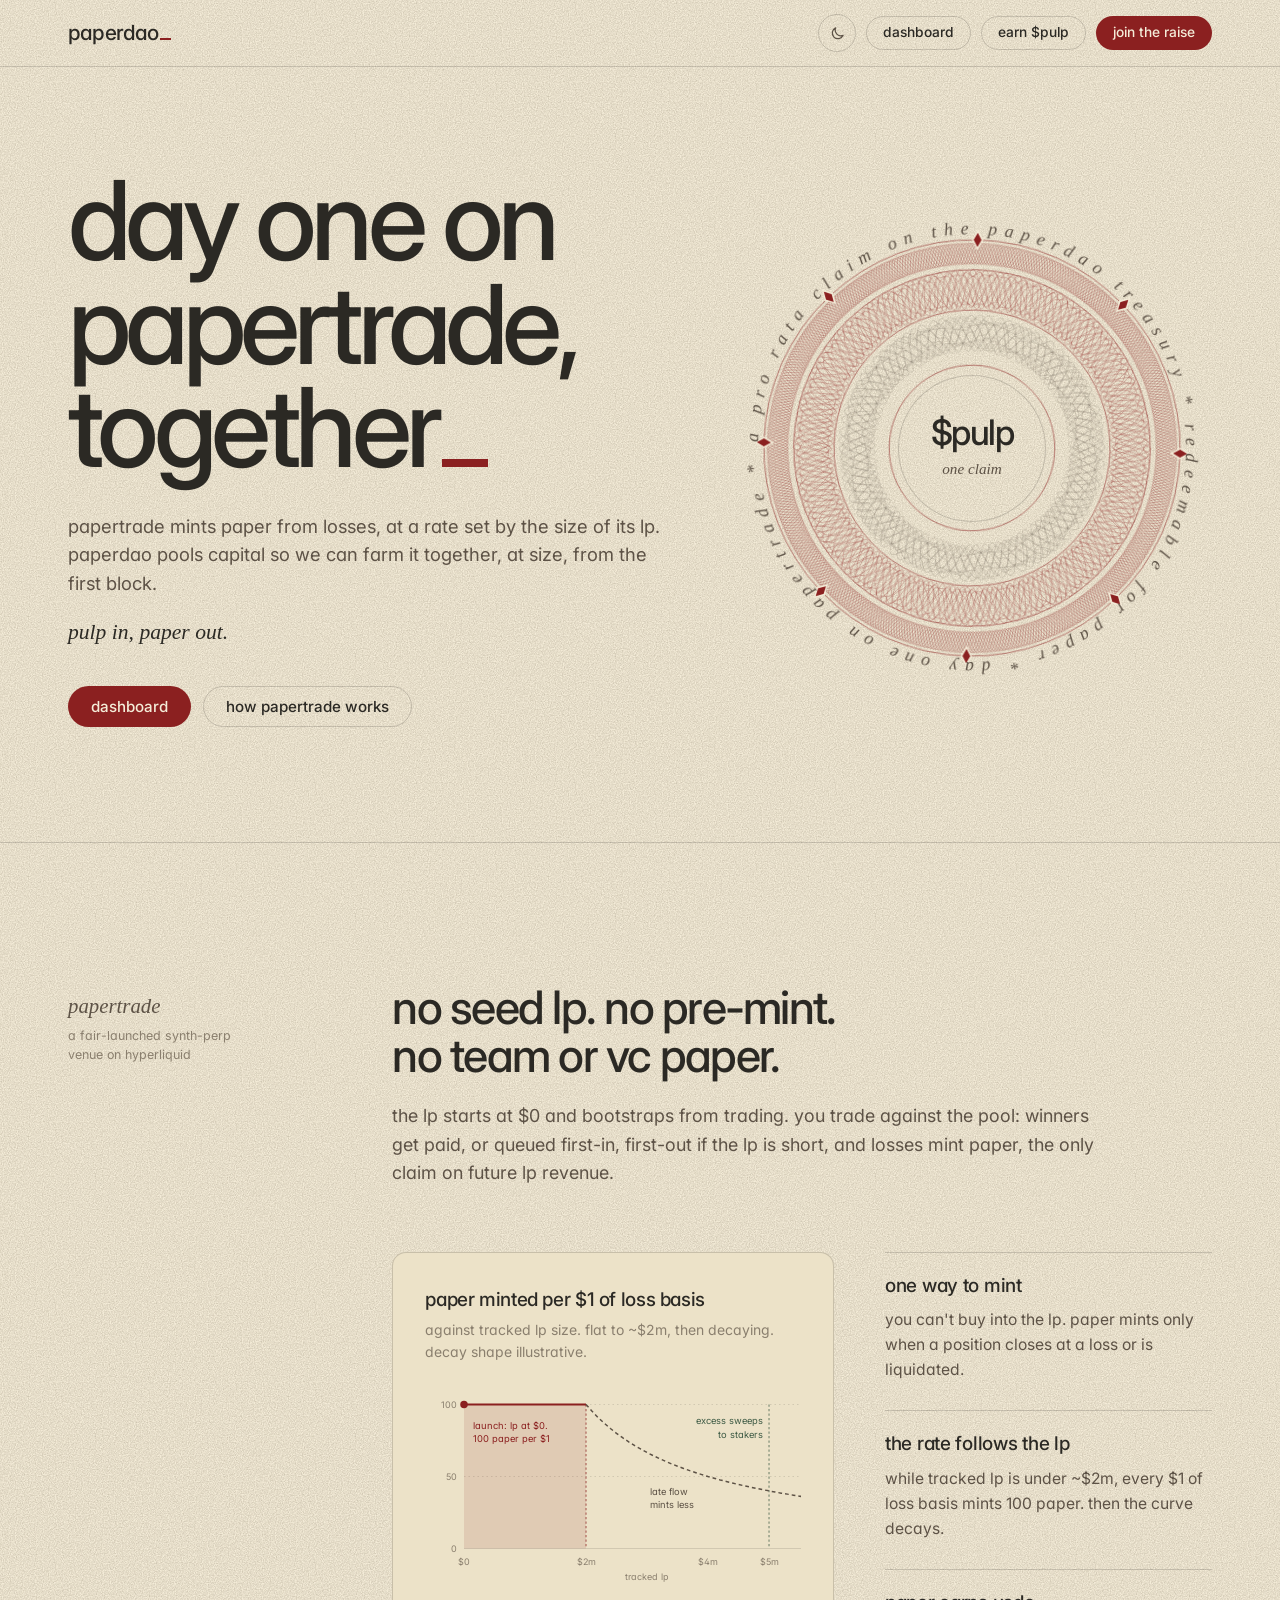
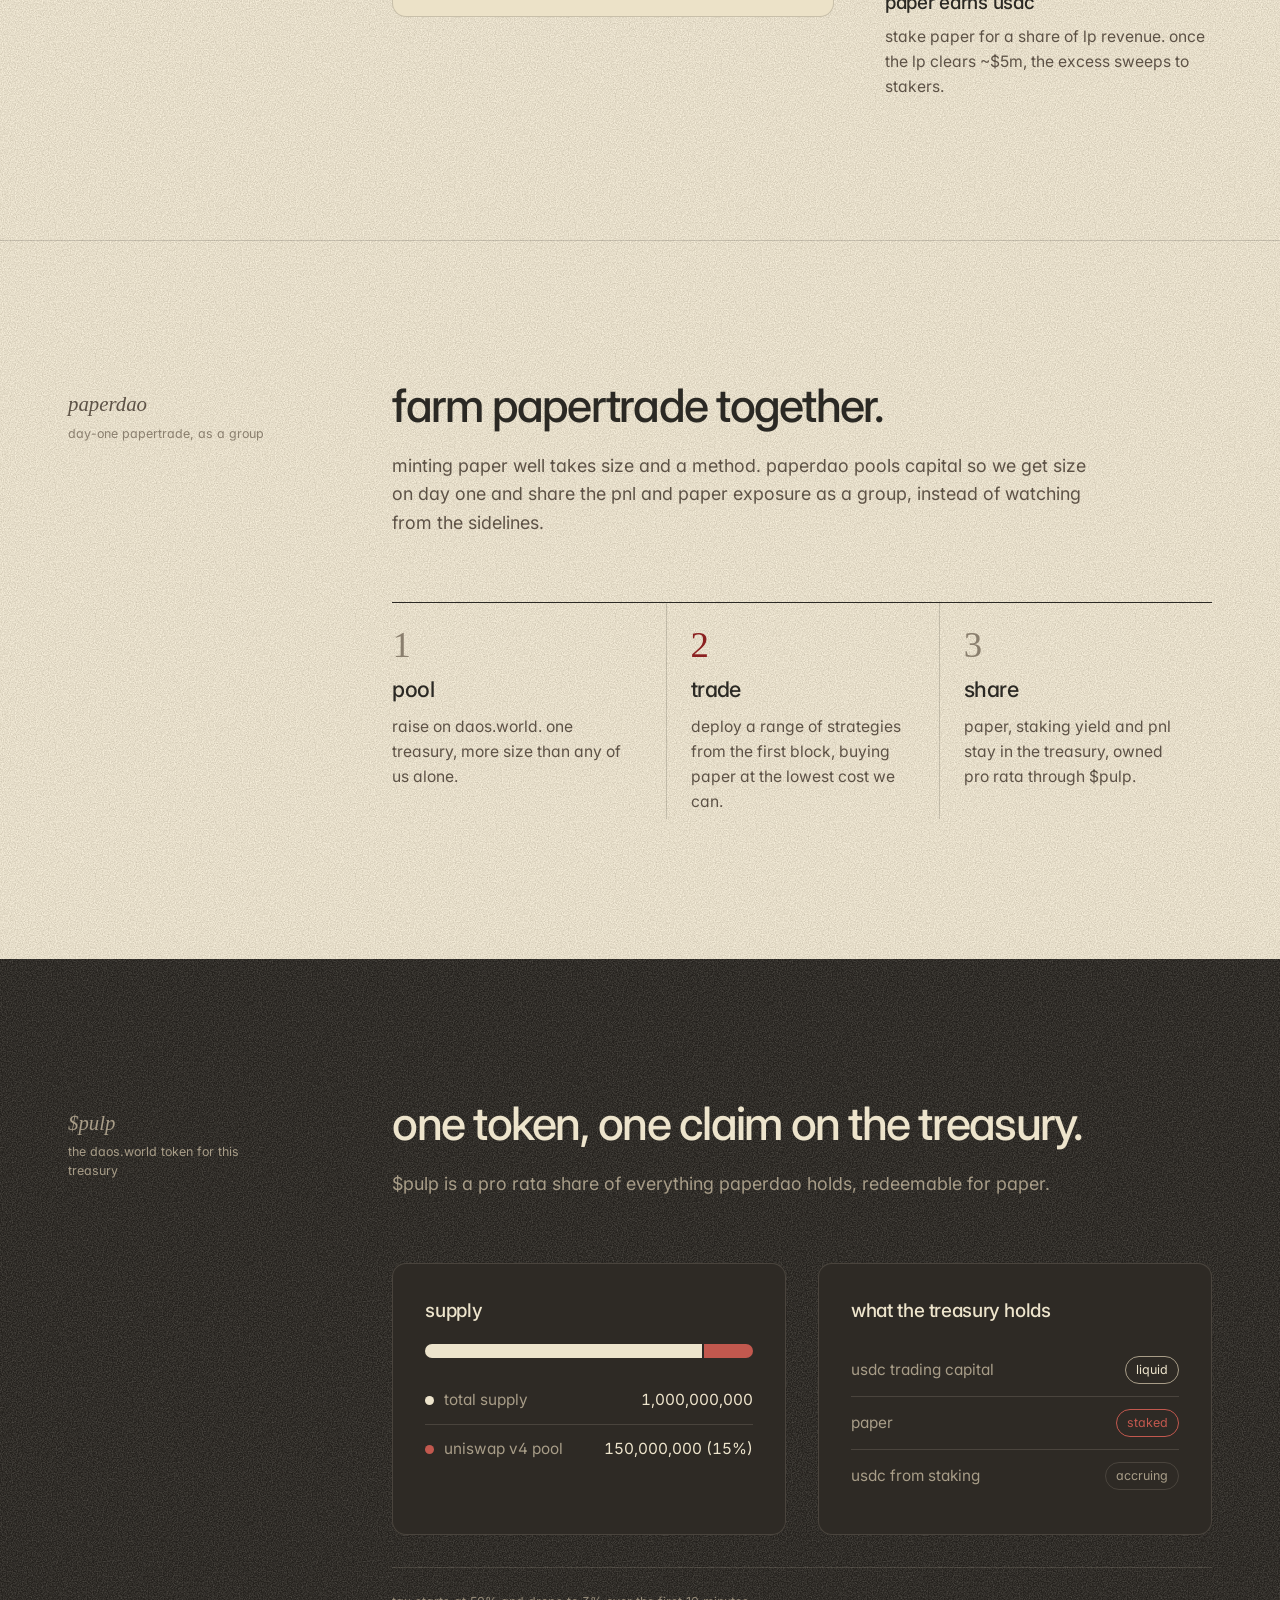
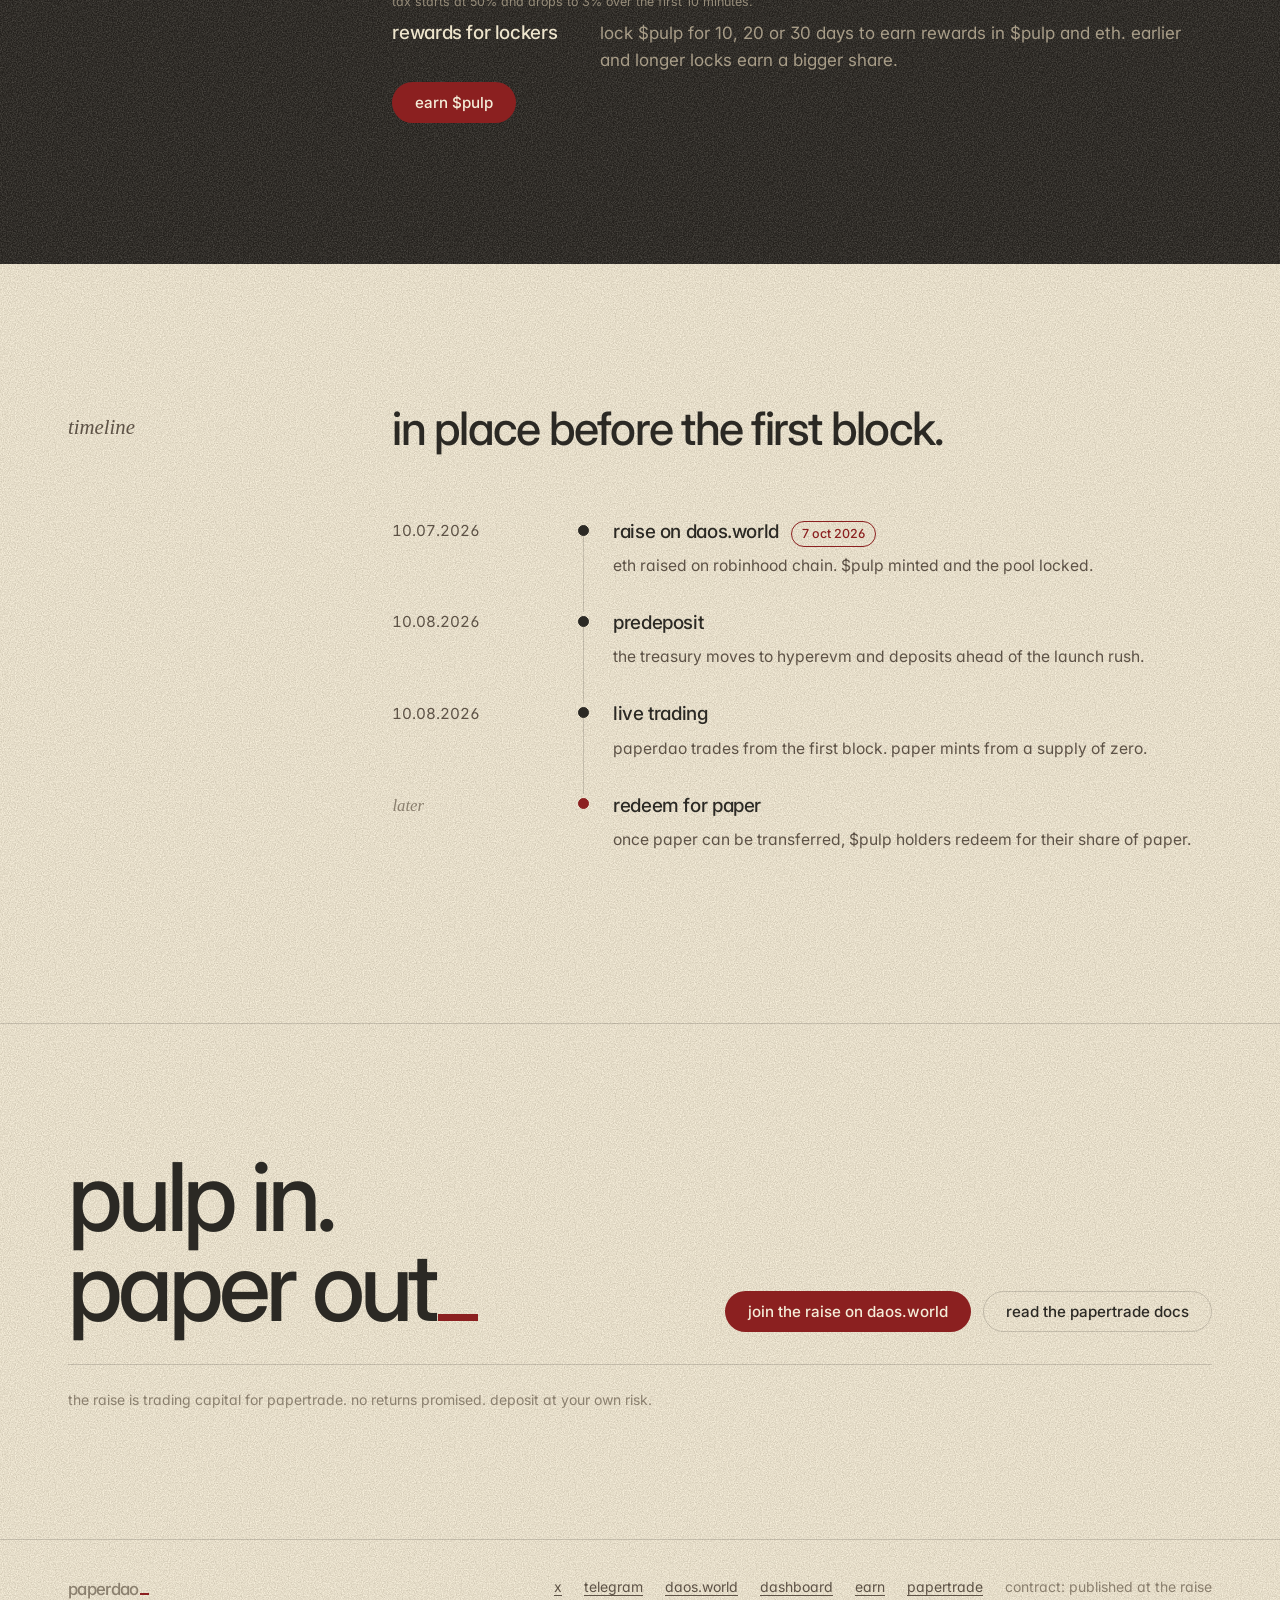
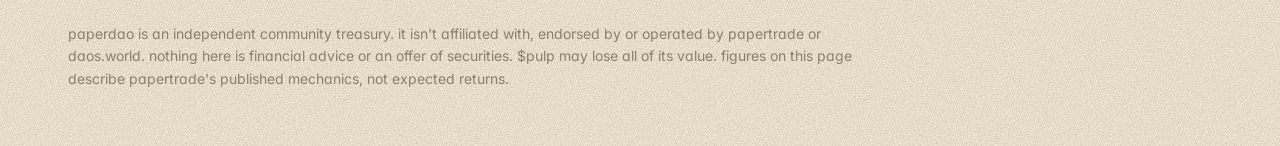
<file: index.html>
<!DOCTYPE html>
<html lang="en">
  <head>
    <meta charset="utf-8" />
    <meta
      name="viewport"
      content="width=device-width, initial-scale=1, viewport-fit=cover"
    />
    <title>paperdao | day one on papertrade, together</title>
    <meta
      name="description"
      content="paperdao pools capital to farm papertrade's paper together, at size, from day one. $pulp is a pro rata claim on the treasury, redeemable for paper."
    />
    <link rel="canonical" href="https://paperdao.vercel.app/" />
    <meta name="robots" content="index, follow, max-image-preview:large" />
    <meta
      name="theme-color"
      content="#F4ECD8"
      media="(prefers-color-scheme: light)"
    />
    <meta
      name="theme-color"
      content="#1D1B18"
      media="(prefers-color-scheme: dark)"
    />

    <link rel="icon" href="/favicon.ico" sizes="any" />
    <link rel="icon" type="image/png" sizes="32x32" href="/favicon-32.png" />
    <link rel="apple-touch-icon" href="/apple-touch-icon.png" />
    <link rel="manifest" href="/site.webmanifest" />

    <meta property="og:type" content="website" />
    <meta property="og:site_name" content="paperdao" />
    <meta property="og:url" content="https://paperdao.vercel.app/" />
    <meta
      property="og:title"
      content="paperdao: day one on papertrade, together"
    />
    <meta
      property="og:description"
      content="paperdao pools capital to farm papertrade's paper together, at size, from day one. $pulp is a pro rata claim on the treasury, redeemable for paper."
    />
    <meta property="og:image" content="https://paperdao.vercel.app/og.jpg" />
    <meta property="og:image:width" content="1200" />
    <meta property="og:image:height" content="630" />
    <meta
      property="og:image:alt"
      content="paperdao: day one on papertrade, together. The $pulp seal on papertrade paper."
    />
    <meta property="og:locale" content="en_US" />

    <meta name="twitter:card" content="summary_large_image" />
    <meta name="twitter:site" content="@paperdaoxyz" />
    <meta
      name="twitter:title"
      content="paperdao: day one on papertrade, together"
    />
    <meta
      name="twitter:description"
      content="paperdao pools capital to farm papertrade's paper together, at size, from day one. $pulp is a pro rata claim on the treasury, redeemable for paper."
    />
    <meta name="twitter:image" content="https://paperdao.vercel.app/og.jpg" />
    <meta
      name="twitter:image:alt"
      content="paperdao: day one on papertrade, together. The $pulp seal on papertrade paper."
    />

    <script type="application/ld+json">
      {
        "@context": "https://schema.org",
        "@graph": [
          {
            "@type": "Organization",
            "@id": "https://paperdao.vercel.app/#org",
            "name": "paperdao",
            "url": "https://paperdao.vercel.app/",
            "logo": "https://paperdao.vercel.app/icon-512.png",
            "sameAs": ["https://x.com/paperdaoxyz"]
          },
          {
            "@type": "WebSite",
            "@id": "https://paperdao.vercel.app/#site",
            "name": "paperdao",
            "url": "https://paperdao.vercel.app/",
            "publisher": { "@id": "https://paperdao.vercel.app/#org" },
            "description": "paperdao pools capital to farm papertrade's paper together, at size, from day one. $pulp is a pro rata claim on the treasury, redeemable for paper."
          }
        ]
      }
    </script>
    <link rel="preconnect" href="https://fonts.googleapis.com" />
    <link rel="preconnect" href="https://fonts.gstatic.com" crossorigin />
    <link
      rel="stylesheet"
      href="https://fonts.googleapis.com/css2?family=Inter:wght@400;500;600&family=IM+Fell+English:ital@0;1&display=swap"
    />
    <script defer src="https://cdn.vercel-insights.com/v1/script.js"></script>
    <script>
      try {
        var t = localStorage.getItem("paperdao-theme");
        if (t === "light" || t === "dark")
          document.documentElement.setAttribute("data-theme", t);
      } catch (e) {}
    </script>
    <link rel="stylesheet" href="/assets/site.css" />
    <style>
      /* layout: one sheet of paper. a ledger margin (section names in fell italic) on the left, content on the right.
   one dark "pulp" band in the middle. the seal in the hero is the only flourish. */
      /* ---------- hero ---------- */
      .hero {
        overflow-x: clip;
        padding-block: clamp(56px, 8vw, 112px) clamp(64px, 9vw, 120px);
      }
      .hero-grid {
        display: grid;
        grid-template-columns: minmax(0, 1.25fr) minmax(0, 1fr);
        gap: clamp(32px, 5vw, 72px);
        align-items: center;
      }
      .hero h1 {
        font-size: var(--t-hero);
        line-height: 0.94;
        letter-spacing: -0.052em;
        font-weight: 500;
      }
      .cursor {
        display: inline-block;
        width: 0.42em;
        height: 0.075em;
        background: var(--oxblood);
        margin-left: 0.04em;
        vertical-align: baseline;
        animation: blink 1.1s steps(1) infinite;
      }
      @keyframes blink {
        50% {
          opacity: 0;
        }
      }
      .lede {
        margin-top: 32px;
        max-width: 34em;
        font-size: 1.15rem;
        color: var(--ink-2);
        line-height: 1.55;
      }
      .motto {
        margin-top: 18px;
        font-family: var(--fell);
        font-style: italic;
        font-size: 1.35rem;
        color: var(--ink);
      }
      .actions {
        display: flex;
        flex-wrap: wrap;
        gap: 12px;
        margin-top: 36px;
      }

      .seal {
        position: relative;
        width: min(100%, 460px);
        aspect-ratio: 1;
        margin-inline: auto;
        max-width: 100%;
        cursor: grab;
        touch-action: pan-y;
        user-select: none;
        -webkit-user-select: none;
        border-radius: 50%;
      }
      .seal.grabbing {
        cursor: grabbing;
      }
      .seal-spin {
        position: absolute;
        inset: 0;
        will-change: transform;
      }
      .seal canvas,
      .seal svg {
        position: absolute;
        inset: 0;
        width: 100%;
        height: 100%;
      }
      .seal-ring text {
        font-family: var(--fell);
        font-style: italic;
        font-size: 15.5px;
        letter-spacing: 0.06em;
        fill: var(--ink-2);
      }
      .seal-core {
        position: absolute;
        inset: 34%;
        border-radius: 50%;
        background-color: var(--paper);
        background-image: var(--grain);
        display: grid;
        place-content: center;
        text-align: center;
        border: 1px solid var(--rule);
      }
      .seal-core strong {
        font-weight: 500;
        font-size: clamp(1.5rem, 3.4vw, 2.2rem);
        letter-spacing: -0.04em;
        line-height: 1;
      }
      .seal-core span {
        font-family: var(--fell);
        font-style: italic;
        color: var(--ink-2);
        font-size: 0.95rem;
        margin-top: 6px;
      }
      @media (max-width: 860px) {
        .hero-grid {
          grid-template-columns: 1fr;
        }
        .seal {
          width: min(100%, 340px);
          order: -1;
        }
      }

      /* ---------- sections with a ledger margin ---------- */
      .sec {
        padding-block: var(--section);
        border-top: 1px solid var(--rule);
      }
      .ledger {
        display: grid;
        grid-template-columns: minmax(0, 3fr) minmax(0, 9fr);
        gap: clamp(20px, 4vw, 56px);
      }
      .margin {
        font-family: var(--fell);
        font-style: italic;
        font-size: 1.3rem;
        color: var(--ink-2);
        padding-top: 0.5em;
        line-height: 1.2;
      }
      .margin small {
        display: block;
        font-family: var(--sans);
        font-style: normal;
        font-size: var(--t-micro);
        color: var(--ink-3);
        margin-top: 8px;
        line-height: 1.45;
        max-width: 16em;
      }
      .body {
        min-width: 0;
        display: grid;
        grid-template-columns: minmax(0, 1fr);
        gap: clamp(40px, 5vw, 64px);
      }
      .body > header {
        display: grid;
        gap: 22px;
        max-width: 46rem;
      }
      .body h2 {
        font-size: var(--t-h2);
        line-height: 1.04;
        letter-spacing: -0.038em;
      }
      .body header p {
        color: var(--ink-2);
        font-size: 1.12rem;
        max-width: 40em;
      }
      @media (max-width: 760px) {
        .ledger {
          grid-template-columns: 1fr;
        }
        .margin {
          padding-top: 0;
        }
      }

      /* ---------- thesis ---------- */
      .thesis-grid {
        display: grid;
        grid-template-columns: minmax(0, 1.35fr) minmax(0, 1fr);
        gap: clamp(28px, 4vw, 56px);
        align-items: start;
      }
      .figure {
        min-width: 0;
        border: 1px solid var(--rule);
        border-radius: var(--r-card);
        padding: clamp(20px, 3vw, 32px);
        background: var(--paper-2);
      }
      .figure h3 {
        font-size: var(--t-h3);
        letter-spacing: -0.02em;
      }
      .figure .cap {
        font-size: var(--t-small);
        color: var(--ink-3);
        margin-top: 4px;
      }
      .chart {
        margin-top: 18px;
        overflow-x: auto;
      }
      .chart svg {
        display: block;
        width: 100%;
        min-width: 420px;
        height: auto;
      }
      .chart text {
        font-family: var(--sans);
        font-size: 12px;
        fill: var(--ink-3);
      }
      .chart .lbl {
        fill: var(--ink-2);
        font-size: 12.5px;
      }
      .chart .lbl-ox {
        fill: var(--oxblood);
        font-size: 12.5px;
      }
      .notes {
        display: grid;
        gap: 28px;
        margin: 0;
      }
      .notes div {
        display: grid;
        gap: 6px;
        padding-top: 18px;
        border-top: 1px solid var(--rule);
      }
      .notes dt {
        font-weight: 500;
        font-size: var(--t-h3);
        letter-spacing: -0.015em;
      }
      .notes dd {
        margin: 0;
        color: var(--ink-2);
        font-size: 0.98rem;
      }
      @media (max-width: 960px) {
        .thesis-grid {
          grid-template-columns: 1fr;
        }
      }

      /* ---------- paperdao: three steps ---------- */
      .steps {
        list-style: none;
        margin: 0;
        padding: 0;
        display: grid;
        grid-template-columns: repeat(3, minmax(0, 1fr));
        border-top: 1px solid var(--ink);
      }
      .steps li {
        padding: 24px 24px 4px 0;
        display: grid;
        gap: 8px;
        align-content: start;
      }
      .steps li + li {
        padding-left: 24px;
        border-left: 1px solid var(--rule);
      }
      .steps .n {
        font-family: var(--fell);
        font-size: 2.3rem;
        line-height: 1;
        color: var(--ink-3);
      }
      .steps li:nth-child(2) .n {
        color: var(--oxblood);
      }
      .steps h3 {
        font-size: 1.35rem;
        letter-spacing: -0.025em;
      }
      .steps p {
        color: var(--ink-2);
        font-size: 0.98rem;
        max-width: 22em;
      }
      @media (max-width: 760px) {
        .steps {
          grid-template-columns: 1fr;
        }
        .steps li + li {
          padding-left: 0;
          border-left: 0;
          border-top: 1px solid var(--rule);
        }
      }

      /* ---------- pulp band ---------- */
      .band {
        background-color: var(--band);
        background-image: var(--band-grain);
        color: var(--band-ink);
        border-top: 0;
      }
      .band .margin {
        color: var(--band-ink-2);
      }
      .band .margin small {
        color: var(--band-ink-2);
      }
      .band .body header p {
        color: var(--band-ink-2);
      }
      .band-grid {
        display: grid;
        grid-template-columns: repeat(2, minmax(0, 1fr));
        gap: clamp(20px, 3vw, 32px);
      }
      .panel {
        border: 1px solid var(--band-rule);
        border-radius: var(--r-card);
        padding: clamp(20px, 3vw, 32px);
        background: var(--band-2);
        display: grid;
        gap: 18px;
        align-content: start;
        min-width: 0;
      }
      .panel h3 {
        font-size: var(--t-h3);
        letter-spacing: -0.02em;
      }
      .split {
        display: flex;
        height: 14px;
        border-radius: 999px;
        overflow: hidden;
        gap: 2px;
      }
      .split .a {
        flex: 85;
        background: var(--band-ink);
      }
      .split .b {
        flex: 15;
        background: var(--band-ox);
      }
      .rows {
        list-style: none;
        margin: 0;
        padding: 0;
      }
      .rows li {
        display: flex;
        justify-content: space-between;
        gap: 16px;
        padding: 12px 0;
        border-top: 1px solid var(--band-rule);
        font-size: 0.96rem;
      }
      .rows li:first-child {
        border-top: 0;
      }
      .rows .val {
        font-variant-numeric: tabular-nums;
        color: var(--band-ink);
        text-align: right;
      }
      .rows .lab {
        color: var(--band-ink-2);
        display: inline-flex;
        align-items: center;
        gap: 10px;
      }
      .dot {
        width: 9px;
        height: 9px;
        border-radius: 50%;
        display: inline-block;
        flex: none;
      }
      .chip {
        font-size: var(--t-micro);
        border: 1px solid var(--band-rule);
        border-radius: 999px;
        padding: 3px 10px;
        color: var(--band-ink-2);
        white-space: nowrap;
      }
      .chip.liquid {
        color: var(--band-ink);
        border-color: var(--band-ink-2);
      }
      .chip.locked {
        color: var(--band-ox);
        border-color: var(--band-ox);
      }
      .burn {
        grid-column: 1/-1;
        display: flex;
        flex-wrap: wrap;
        align-items: baseline;
        justify-content: space-between;
        gap: 8px 32px;
        padding-top: 24px;
        border-top: 1px solid var(--band-rule);
      }
      .burn h3 {
        font-size: var(--t-h3);
        letter-spacing: -0.02em;
      }
      .burn p {
        color: var(--band-ink-2);
        max-width: 36em;
      }
      .burn .tax {
        flex-basis: 100%;
        font-size: var(--t-micro);
        color: var(--band-ink-2);
        opacity: 0.85;
        margin-bottom: -2px;
      }
      @media (max-width: 900px) {
        .band-grid {
          grid-template-columns: 1fr;
        }
      }

      /* ---------- timeline ---------- */
      .tl {
        list-style: none;
        margin: 0;
        padding: 0;
        position: relative;
      }
      .tl li {
        display: grid;
        grid-template-columns: 9.5em 1.6em minmax(0, 1fr);
        gap: 0 16px;
        padding-bottom: 30px;
        position: relative;
      }
      .tl li::before {
        content: "";
        position: absolute;
        left: calc(9.5em + 16px + 0.8em - 0.5px);
        top: 1.1em;
        bottom: -0.2em;
        width: 1px;
        background: var(--rule);
      }
      .tl li:last-child::before {
        display: none;
      }
      .tl .when {
        font-variant-numeric: tabular-nums;
        color: var(--ink-2);
        font-size: 0.95rem;
        padding-top: 0.15em;
      }
      .tl .when.tbd {
        color: var(--ink-3);
        font-style: italic;
        font-family: var(--fell);
        font-size: 1.05rem;
      }
      .tl .pin {
        width: 1.6em;
        display: grid;
        justify-items: center;
        padding-top: 0.45em;
      }
      .tl .pin i {
        width: 11px;
        height: 11px;
        border-radius: 50%;
        border: 1.5px solid var(--ink-3);
        background: var(--paper);
        position: relative;
        z-index: 1;
      }
      .tl li.next .pin i {
        border-color: var(--oxblood);
        background: var(--oxblood);
      }
      .tl li.done .pin i {
        border-color: var(--ink);
        background: var(--ink);
      }
      .tl h3 {
        font-size: var(--t-h3);
        letter-spacing: -0.02em;
        display: flex;
        flex-wrap: wrap;
        align-items: baseline;
        gap: 4px 12px;
      }
      .tl h3 .ph {
        font-family: var(--fell);
        font-style: italic;
        font-weight: 400;
        color: var(--ink-3);
        font-size: 1.05rem;
        letter-spacing: 0;
      }
      .tl p {
        color: var(--ink-2);
        font-size: 0.98rem;
        margin-top: 6px;
        max-width: 40em;
      }
      .tl .flag {
        font-size: var(--t-micro);
        color: var(--oxblood);
        border: 1px solid var(--oxblood);
        border-radius: 999px;
        padding: 2px 10px;
        font-weight: 500;
        letter-spacing: 0;
      }
      @media (max-width: 600px) {
        .tl li {
          grid-template-columns: 1.2em minmax(0, 1fr);
        }
        .tl .when {
          grid-column: 2;
          grid-row: 1;
          padding-top: 0;
        }
        .tl .pin {
          grid-column: 1;
          grid-row: 1/3;
          width: 1.2em;
        }
        .tl .txt {
          grid-column: 2;
        }
        .tl li::before {
          left: calc(0.6em - 0.5px);
        }
      }

      /* ---------- close ---------- */
      .close {
        padding-block: clamp(72px, 10vw, 128px);
        border-top: 1px solid var(--rule);
      }
      .close .wrap {
        display: flex;
        flex-wrap: wrap;
        justify-content: space-between;
        align-items: end;
        gap: 32px;
      }
      .close h2 {
        font-size: clamp(2.8rem, 7.4vw, 6.2rem);
        line-height: 0.95;
        letter-spacing: -0.05em;
        font-weight: 500;
      }
      .close .fine {
        flex-basis: 100%;
        font-size: var(--t-small);
        color: var(--ink-3);
        padding-top: 24px;
        border-top: 1px solid var(--rule);
      }

      @media (prefers-reduced-motion: reduce) {
        html {
          scroll-behavior: auto;
        }
        .cursor {
          animation: none;
        }
      }
    </style>
  </head>
  <body>
    <header class="top">
      <div class="wrap bar">
        <a class="mark" href="#top" aria-label="paperdao, back to top"
          >paperdao<i aria-hidden="true"></i
        ></a>
        <div class="bar-end">
          <button
            class="theme"
            id="theme"
            type="button"
            aria-label="switch to dark mode"
          >
            <svg
              id="theme-moon"
              viewBox="0 0 24 24"
              fill="none"
              stroke="currentColor"
              stroke-width="1.7"
              stroke-linecap="round"
              stroke-linejoin="round"
              aria-hidden="true"
            >
              <path d="M20 14.5A8 8 0 0 1 9.5 4a8 8 0 1 0 10.5 10.5z" />
            </svg>
            <svg
              id="theme-sun"
              viewBox="0 0 24 24"
              fill="none"
              stroke="currentColor"
              stroke-width="1.7"
              stroke-linecap="round"
              aria-hidden="true"
              hidden
            >
              <circle cx="12" cy="12" r="4" />
              <path
                d="M12 2.5v2M12 19.5v2M2.5 12h2M19.5 12h2M5.3 5.3l1.4 1.4M17.3 17.3l1.4 1.4M5.3 18.7l1.4-1.4M17.3 6.7l1.4-1.4"
              />
            </svg>
          </button>
          <a class="btn btn-line btn-sm bar-dash" href="/dashboard/"
            >dashboard</a
          >
          <a class="btn btn-line btn-sm bar-lock" href="/lock/">earn $pulp</a>
          <a
            class="btn btn-ox btn-sm"
            href="https://daos.world"
            target="_blank"
            rel="noopener"
            >join the raise</a
          >
        </div>
      </div>
    </header>

    <main id="top">
      <section class="hero">
        <div class="wrap hero-grid">
          <div>
            <h1>
              day one on<br />papertrade,<br /><span style="white-space: nowrap"
                >together<span class="cursor" aria-hidden="true"></span
              ></span>
            </h1>
            <p class="lede">
              papertrade mints paper from losses, at a rate set by the size of
              its lp. paperdao pools capital so we can farm it together, at
              size, from the first block.
            </p>
            <p class="motto">pulp in, paper out.</p>
            <div class="actions">
              <a class="btn btn-ox" href="/dashboard/">dashboard</a>
              <a class="btn btn-line" href="#papertrade"
                >how papertrade works</a
              >
            </div>
          </div>
          <div
            class="seal"
            role="img"
            aria-label="the $pulp seal: a pro rata claim on the paperdao treasury, redeemable for paper. drag it, or use the arrow keys, to spin it."
            aria-roledescription="spinnable seal"
            tabindex="0"
          >
            <div class="seal-spin">
              <canvas id="seal"></canvas>
              <canvas id="seal-marks"></canvas>
              <svg class="seal-ring" viewBox="0 0 400 400" aria-hidden="true">
                <defs>
                  <path
                    id="ring"
                    d="M200,200 m-186,0 a186,186 0 1,1 372,0 a186,186 0 1,1 -372,0"
                  />
                </defs>
                <text>
                  <textPath href="#ring" textLength="1150">
                    a pro rata claim on the paperdao treasury * redeemable for
                    paper * day one on papertrade *
                  </textPath>
                </text>
              </svg>
            </div>
            <div class="seal-core">
              <strong>$pulp</strong><span>one claim</span>
            </div>
          </div>
        </div>
      </section>

      <section class="sec" id="papertrade">
        <div class="wrap ledger">
          <div class="margin">
            papertrade<small
              >a fair-launched synth-perp venue on hyperliquid</small
            >
          </div>
          <div class="body">
            <header>
              <h2>no seed lp. no pre-mint. no team or vc paper.</h2>
              <p>
                the lp starts at $0 and bootstraps from trading. you trade
                against the pool: winners get paid, or queued first-in,
                first-out if the lp is short, and losses mint paper, the only
                claim on future lp revenue.
              </p>
            </header>
            <div class="thesis-grid">
              <figure class="figure" style="margin: 0">
                <h3>paper minted per $1 of loss basis</h3>
                <p class="cap">
                  against tracked lp size. flat to ~$2m, then decaying. decay
                  shape illustrative.
                </p>
                <div class="chart">
                  <svg
                    viewBox="0 0 560 270"
                    role="img"
                    aria-label="mint rate stays at 100 paper per dollar until tracked lp reaches about 2 million dollars, then decays. past about 5 million dollars, excess lp revenue sweeps to stakers."
                  >
                    <!-- plot area x 52..540 (lp $0..$6m), y 30..222 (rate 100..0) -->
                    <g stroke="var(--rule)" stroke-width="1">
                      <line x1="52" y1="222" x2="540" y2="222" />
                      <line
                        x1="52"
                        y1="126"
                        x2="540"
                        y2="126"
                        stroke-dasharray="2 4"
                      />
                      <line
                        x1="52"
                        y1="30"
                        x2="540"
                        y2="30"
                        stroke-dasharray="2 4"
                      />
                    </g>
                    <text x="42" y="226" text-anchor="end">0</text>
                    <text x="42" y="130" text-anchor="end">50</text>
                    <text x="42" y="34" text-anchor="end">100</text>
                    <text x="52" y="244" text-anchor="middle">$0</text>
                    <text x="214.7" y="244" text-anchor="middle">$2m</text>
                    <text x="377.3" y="244" text-anchor="middle">$4m</text>
                    <text x="458.7" y="244" text-anchor="middle">$5m</text>
                    <text x="540" y="244" text-anchor="end">$6m</text>
                    <text x="296" y="264" text-anchor="middle">tracked lp</text>
                    <rect
                      x="52"
                      y="30"
                      width="162.7"
                      height="192"
                      fill="var(--oxblood-soft)"
                    />
                    <line
                      x1="214.7"
                      y1="30"
                      x2="214.7"
                      y2="222"
                      stroke="var(--oxblood)"
                      stroke-width="1"
                      stroke-dasharray="3 3"
                    />
                    <line
                      x1="458.7"
                      y1="30"
                      x2="458.7"
                      y2="222"
                      stroke="var(--ledger)"
                      stroke-width="1"
                      stroke-dasharray="3 3"
                    />
                    <path
                      d="M52,30 L214.7,30"
                      fill="none"
                      stroke="var(--oxblood)"
                      stroke-width="2.5"
                    />
                    <path
                      id="decay"
                      d=""
                      fill="none"
                      stroke="var(--ink-2)"
                      stroke-width="2"
                      stroke-dasharray="5 4"
                    />
                    <circle cx="52" cy="30" r="5" fill="var(--oxblood)" />
                    <text class="lbl-ox" x="64" y="62">launch: lp at $0.</text>
                    <text class="lbl-ox" x="64" y="80">100 paper per $1</text>
                    <text class="lbl" x="300" y="150">late flow</text>
                    <text class="lbl" x="300" y="168">mints less</text>
                    <text
                      class="lbl"
                      x="450"
                      y="56"
                      text-anchor="end"
                      style="fill: var(--ledger)"
                    >
                      excess sweeps
                    </text>
                    <text
                      class="lbl"
                      x="450"
                      y="74"
                      text-anchor="end"
                      style="fill: var(--ledger)"
                    >
                      to stakers
                    </text>
                  </svg>
                </div>
              </figure>
              <dl class="notes">
                <div>
                  <dt>one way to mint</dt>
                  <dd>
                    you can't buy into the lp. paper mints only when a position
                    closes at a loss or is liquidated.
                  </dd>
                </div>
                <div>
                  <dt>the rate follows the lp</dt>
                  <dd>
                    while tracked lp is under ~$2m, every $1 of loss basis mints
                    100 paper. then the curve decays.
                  </dd>
                </div>
                <div>
                  <dt>paper earns usdc</dt>
                  <dd>
                    stake paper for a share of lp revenue. once the lp clears
                    ~$5m, the excess sweeps to stakers.
                  </dd>
                </div>
              </dl>
            </div>
          </div>
        </div>
      </section>

      <section class="sec" id="paperdao">
        <div class="wrap ledger">
          <div class="margin">
            paperdao<small>day-one papertrade, as a group</small>
          </div>
          <div class="body">
            <header>
              <h2>farm papertrade together.</h2>
              <p>
                minting paper well takes size and a method. paperdao pools
                capital so we get size on day one and share the pnl and paper
                exposure as a group, instead of watching from the sidelines.
              </p>
            </header>
            <ol class="steps">
              <li>
                <span class="n">1</span>
                <h3>pool</h3>
                <p>
                  raise on daos.world. one treasury, more size than any of us
                  alone.
                </p>
              </li>
              <li>
                <span class="n">2</span>
                <h3>trade</h3>
                <p>
                  deploy a range of strategies from the first block, buying
                  paper at the lowest cost we can.
                </p>
              </li>
              <li>
                <span class="n">3</span>
                <h3>share</h3>
                <p>
                  paper, staking yield and pnl stay in the treasury, owned pro
                  rata through $pulp.
                </p>
              </li>
            </ol>
          </div>
        </div>
      </section>

      <section class="sec band" id="pulp">
        <div class="wrap ledger">
          <div class="margin">
            $pulp<small>the daos.world token for this treasury</small>
          </div>
          <div class="body">
            <header>
              <h2>one token, one claim on the treasury.</h2>
              <p>
                $pulp is a pro rata share of everything paperdao holds,
                redeemable for paper.
              </p>
            </header>
            <div class="band-grid">
              <div class="panel">
                <h3>supply</h3>
                <div class="split" aria-hidden="true">
                  <span class="a"></span><span class="b"></span>
                </div>
                <ul class="rows">
                  <li>
                    <span class="lab"
                      ><i class="dot" style="background: var(--band-ink)"></i
                      >total supply</span
                    ><span class="val">1,000,000,000</span>
                  </li>
                  <li>
                    <span class="lab"
                      ><i class="dot" style="background: var(--band-ox)"></i
                      >uniswap v4 pool</span
                    ><span class="val">150,000,000 (15%)</span>
                  </li>
                </ul>
              </div>
              <div class="panel">
                <h3>what the treasury holds</h3>
                <ul class="rows">
                  <li>
                    <span class="lab">usdc trading capital</span
                    ><span class="chip liquid">liquid</span>
                  </li>
                  <li>
                    <span class="lab">paper</span
                    ><span class="chip locked">staked</span>
                  </li>
                  <li>
                    <span class="lab">usdc from staking</span
                    ><span class="chip">accruing</span>
                  </li>
                </ul>
              </div>
              <div class="burn">
                <small class="tax"
                  >tax starts at 50% and drops to 3% over the first 10
                  minutes.</small
                >
                <h3>rewards for lockers</h3>
                <p>
                  lock $pulp for 10, 20 or 30 days to earn rewards in $pulp and
                  eth. earlier and longer locks earn a bigger share.
                </p>
                <a class="btn btn-ox" href="/lock/">earn $pulp</a>
              </div>
            </div>
          </div>
        </div>
      </section>

      <section class="sec" id="timeline" style="border-top: 0">
        <div class="wrap ledger">
          <div class="margin">timeline</div>
          <div class="body">
            <header>
              <h2>in place before the first block.</h2>
            </header>
            <ol class="tl" id="tl">
              <li data-date="2026-10-07" class="next">
                <span class="when">10.07.2026</span
                ><span class="pin"><i></i></span>
                <div class="txt">
                  <h3>
                    raise on daos.world <span class="flag">7 oct 2026</span>
                  </h3>
                  <p>
                    eth raised on robinhood chain. $pulp minted and the pool
                    locked.
                  </p>
                </div>
              </li>
              <li data-date="2026-10-08">
                <span class="when">10.08.2026</span
                ><span class="pin"><i></i></span>
                <div class="txt">
                  <h3>predeposit</h3>
                  <p>
                    the treasury moves to hyperevm and deposits ahead of the
                    launch rush.
                  </p>
                </div>
              </li>
              <li data-date="2026-10-08">
                <span class="when">10.08.2026</span
                ><span class="pin"><i></i></span>
                <div class="txt">
                  <h3>live trading</h3>
                  <p>
                    paperdao trades from the first block. paper mints from a
                    supply of zero.
                  </p>
                </div>
              </li>
              <li>
                <span class="when tbd">later</span
                ><span class="pin"><i></i></span>
                <div class="txt">
                  <h3>redeem for paper</h3>
                  <p>
                    once paper can be transferred, $pulp holders redeem for
                    their share of paper.
                  </p>
                </div>
              </li>
            </ol>
          </div>
        </div>
      </section>

      <section class="close">
        <div class="wrap">
          <h2>
            pulp in.<br /><span style="white-space: nowrap"
              >paper out<span class="cursor" aria-hidden="true"></span
            ></span>
          </h2>
          <div class="actions" style="margin-top: 0">
            <a
              class="btn btn-ox"
              href="https://daos.world"
              target="_blank"
              rel="noopener"
              >join the raise on daos.world</a
            >
            <a
              class="btn btn-line"
              href="https://docs.papertrade.xyz"
              target="_blank"
              rel="noopener"
              >read the papertrade docs</a
            >
          </div>
          <p class="fine">
            the raise is trading capital for papertrade. no returns promised.
            deposit at your own risk.
          </p>
        </div>
      </section>
    </main>

    <footer>
      <div class="wrap">
        <div class="row">
          <a class="mark" href="#top" style="font-size: 1.05rem"
            >paperdao<i aria-hidden="true"></i
          ></a>
          <nav aria-label="links">
            <a href="https://x.com/paperdaoxyz" target="_blank" rel="noopener"
              >x</a
            >
            <a href="#" aria-disabled="true">telegram</a>
            <a href="https://daos.world" target="_blank" rel="noopener"
              >daos.world</a
            >
            <a href="/dashboard/">dashboard</a>
            <a href="/lock/">earn</a>
            <a href="https://papertrade.xyz" target="_blank" rel="noopener"
              >papertrade</a
            >
            <span>contract: published at the raise</span>
          </nav>
        </div>
        <p>
          paperdao is an independent community treasury. it isn't affiliated
          with, endorsed by or operated by papertrade or daos.world. nothing
          here is financial advice or an offer of securities. $pulp may lose all
          of its value. figures on this page describe papertrade's published
          mechanics, not expected returns.
        </p>
      </div>
    </footer>

    <script>
      (function () {
        const root = document.documentElement;
        const css = (n) => getComputedStyle(root).getPropertyValue(n).trim();
        const reduce = matchMedia("(prefers-reduced-motion: reduce)").matches;

        /* ---------- guilloche seal ---------- */
        const cv = document.getElementById("seal"),
          mk = document.getElementById("seal-marks");
        function drawSeal() {
          const box = cv.getBoundingClientRect();
          if (!box.width) return;
          const dpr = Math.min(window.devicePixelRatio || 1, 2),
            S = Math.round(box.width * dpr);
          cv.width = S;
          cv.height = S;
          const ctx = cv.getContext("2d"),
            c = S / 2,
            R = S / 2;
          const ox = css("--oxblood"),
            ink = css("--ink-2");
          ctx.clearRect(0, 0, S, S);
          ctx.lineJoin = "round";
          const band = (base, amp, k, copies, col, alpha, lw, k2, amp2) => {
            ctx.strokeStyle = col;
            ctx.globalAlpha = alpha;
            ctx.lineWidth = lw * dpr;
            for (let i = 0; i < copies; i++) {
              const ph = (i * 2 * Math.PI) / (copies * k);
              ctx.beginPath();
              for (let s = 0; s <= 1440; s++) {
                const t = (s / 1440) * 2 * Math.PI;
                let r = base + amp * Math.sin(k * (t + ph));
                if (k2) r += amp2 * Math.sin(k2 * (t - ph * 1.5));
                const x = c + r * Math.cos(t),
                  y = c + r * Math.sin(t);
                s ? ctx.lineTo(x, y) : ctx.moveTo(x, y);
              }
              ctx.closePath();
              ctx.stroke();
            }
          };
          band(R * 0.845, R * 0.045, 48, 9, ox, 0.55, 0.55);
          band(R * 0.69, R * 0.075, 24, 12, ox, 0.5, 0.55, 72, R * 0.012);
          band(R * 0.5, R * 0.06, 12, 14, ink, 0.38, 0.5, 36, R * 0.02);
          ctx.globalAlpha = 0.7;
          ctx.strokeStyle = ox;
          ctx.lineWidth = 0.8 * dpr;
          [R * 0.905, R * 0.775, R * 0.6, R * 0.36].forEach((r) => {
            ctx.beginPath();
            ctx.arc(c, c, r, 0, 2 * Math.PI);
            ctx.stroke();
          });
          ctx.globalAlpha = 1;
          // eight solid marks: the points the eye locks onto when it spins
          mk.width = S;
          mk.height = S;
          const m = mk.getContext("2d"),
            rr = R * 0.905,
            sz = R * 0.038;
          m.clearRect(0, 0, S, S);
          m.fillStyle = ox;
          m.strokeStyle = css("--paper");
          m.lineWidth = 1.5 * dpr;
          for (let i = 0; i < 8; i++) {
            const a = (i * Math.PI) / 4,
              ca = Math.cos(a),
              sa = Math.sin(a),
              tx = -sa,
              ty = ca;
            m.beginPath();
            m.moveTo(c + (rr + sz) * ca, c + (rr + sz) * sa);
            m.lineTo(
              c + rr * ca + tx * sz * 0.55,
              c + rr * sa + ty * sz * 0.55
            );
            m.lineTo(c + (rr - sz) * ca, c + (rr - sz) * sa);
            m.lineTo(
              c + rr * ca - tx * sz * 0.55,
              c + rr * sa - ty * sz * 0.55
            );
            m.closePath();
            m.fill();
            m.stroke();
          }
        }
        drawSeal();
        addEventListener("resize", () => {
          clearTimeout(drawSeal.t);
          drawSeal.t = setTimeout(drawSeal, 120);
        });
        matchMedia("(prefers-color-scheme: dark)").addEventListener(
          "change",
          () => {
            drawSeal();
          }
        );
        new MutationObserver(() => drawSeal()).observe(root, {
          attributes: true,
          attributeFilter: ["data-theme"],
        });
        if (document.fonts && document.fonts.ready)
          document.fonts.ready.then(drawSeal);

        /* ---------- spin: drag it, let go, and it coasts down.
     past ~4 turns a second the marks strobe like a wagon wheel and seem to run backwards. ---------- */
        const seal = document.querySelector(".seal"),
          spin = document.querySelector(".seal-spin");
        const BASE = reduce ? 0 : 1.5,
          MAX = 3000,
          P = 45,
          F = 60; // deg/s idle, deg/s cap, mark spacing, strobe rate
        const alias = (w) => {
          const a = ((((w / F + P / 2) % P) + P) % P) - P / 2;
          return a * F;
        };
        let phi = 0,
          v = BASE,
          drag = null,
          running = false,
          visible = true,
          last = 0;
        const angleAt = (e) => {
          const b = seal.getBoundingClientRect();
          return (
            (Math.atan2(
              e.clientY - b.top - b.height / 2,
              e.clientX - b.left - b.width / 2
            ) *
              180) /
            Math.PI
          );
        };
        function frame(now) {
          const dt = Math.min(0.05, (now - last) / 1000);
          last = now;
          if (!drag) {
            v = BASE + (v - BASE) * Math.exp(-(reduce ? 3 : 1.3) * dt);
            phi = (phi + alias(v) * dt) % 360;
          }
          spin.style.transform = `rotate(${phi.toFixed(2)}deg)`;
          if (drag || (visible && Math.abs(v) > 0.05))
            requestAnimationFrame(frame);
          else running = false;
        }
        const wake = () => {
          if (!running) {
            running = true;
            last = performance.now();
            requestAnimationFrame(frame);
          }
        };
        seal.addEventListener("pointerdown", (e) => {
          drag = { a: angleAt(e), samples: [] };
          seal.setPointerCapture(e.pointerId);
          seal.classList.add("grabbing");
          wake();
        });
        seal.addEventListener("pointermove", (e) => {
          if (!drag) return;
          const a = angleAt(e),
            now = performance.now(),
            d = ((a - drag.a + 540) % 360) - 180;
          phi = (phi + d) % 360;
          drag.a = a;
          drag.samples.push([now, d]);
          drag.samples = drag.samples.filter((x) => now - x[0] < 100);
        });
        const release = () => {
          if (!drag) return;
          const now = performance.now(),
            s = drag.samples.filter((x) => now - x[0] < 100);
          v =
            s.length > 1
              ? (s.reduce((m, x) => m + x[1], 0) /
                  Math.max(16, now - s[0][0])) *
                1000
              : BASE;
          v = Math.max(-MAX, Math.min(MAX, v));
          drag = null;
          seal.classList.remove("grabbing");
          wake();
        };
        seal.addEventListener("pointerup", release);
        seal.addEventListener("pointercancel", release);
        seal.addEventListener("keydown", (e) => {
          if (e.key === "ArrowRight" || e.key === "ArrowLeft") {
            e.preventDefault();
            v = Math.max(
              -MAX,
              Math.min(MAX, v + (e.key === "ArrowRight" ? 900 : -900))
            );
            wake();
          }
        });
        new IntersectionObserver((es) => {
          visible = es[0].isIntersecting;
          if (visible) wake();
        }).observe(seal);
        wake();

        /* ---------- mint-rate decay (illustrative 1/x past $2m) ---------- */
        (function () {
          const X = (v) => 52 + (v / 6) * 488,
            Y = (r) => 222 - (r / 100) * 192;
          let d = "";
          for (let v = 2; v <= 6.0001; v += 0.1) {
            const r = (100 * 2) / v;
            d += (d ? "L" : "M") + X(v).toFixed(1) + "," + Y(r).toFixed(1);
          }
          document.getElementById("decay").setAttribute("d", d);
        })();

        /* ---------- timeline state ---------- */
        const today = new Date();
        today.setHours(0, 0, 0, 0);
        const days = (s) => {
          const [y, m, d] = s.split("-").map(Number);
          return Math.round((new Date(y, m - 1, d) - today) / 864e5);
        };
        const items = [...document.querySelectorAll("#tl li")];
        let nextIdx = 0;
        items.forEach((li, i) => {
          const d = li.dataset.date;
          if (d && days(d) <= 0) {
            li.classList.add("done");
            nextIdx = i + 1;
          }
        });
        items.forEach((li, i) => {
          li.classList.remove("next");
          if (i < nextIdx) li.classList.add("done");
        });
        if (items[nextIdx]) items[nextIdx].classList.add("next");
      })();
    </script>

    <script src="/assets/theme.js" defer></script>
  </body>
</html>
</file>
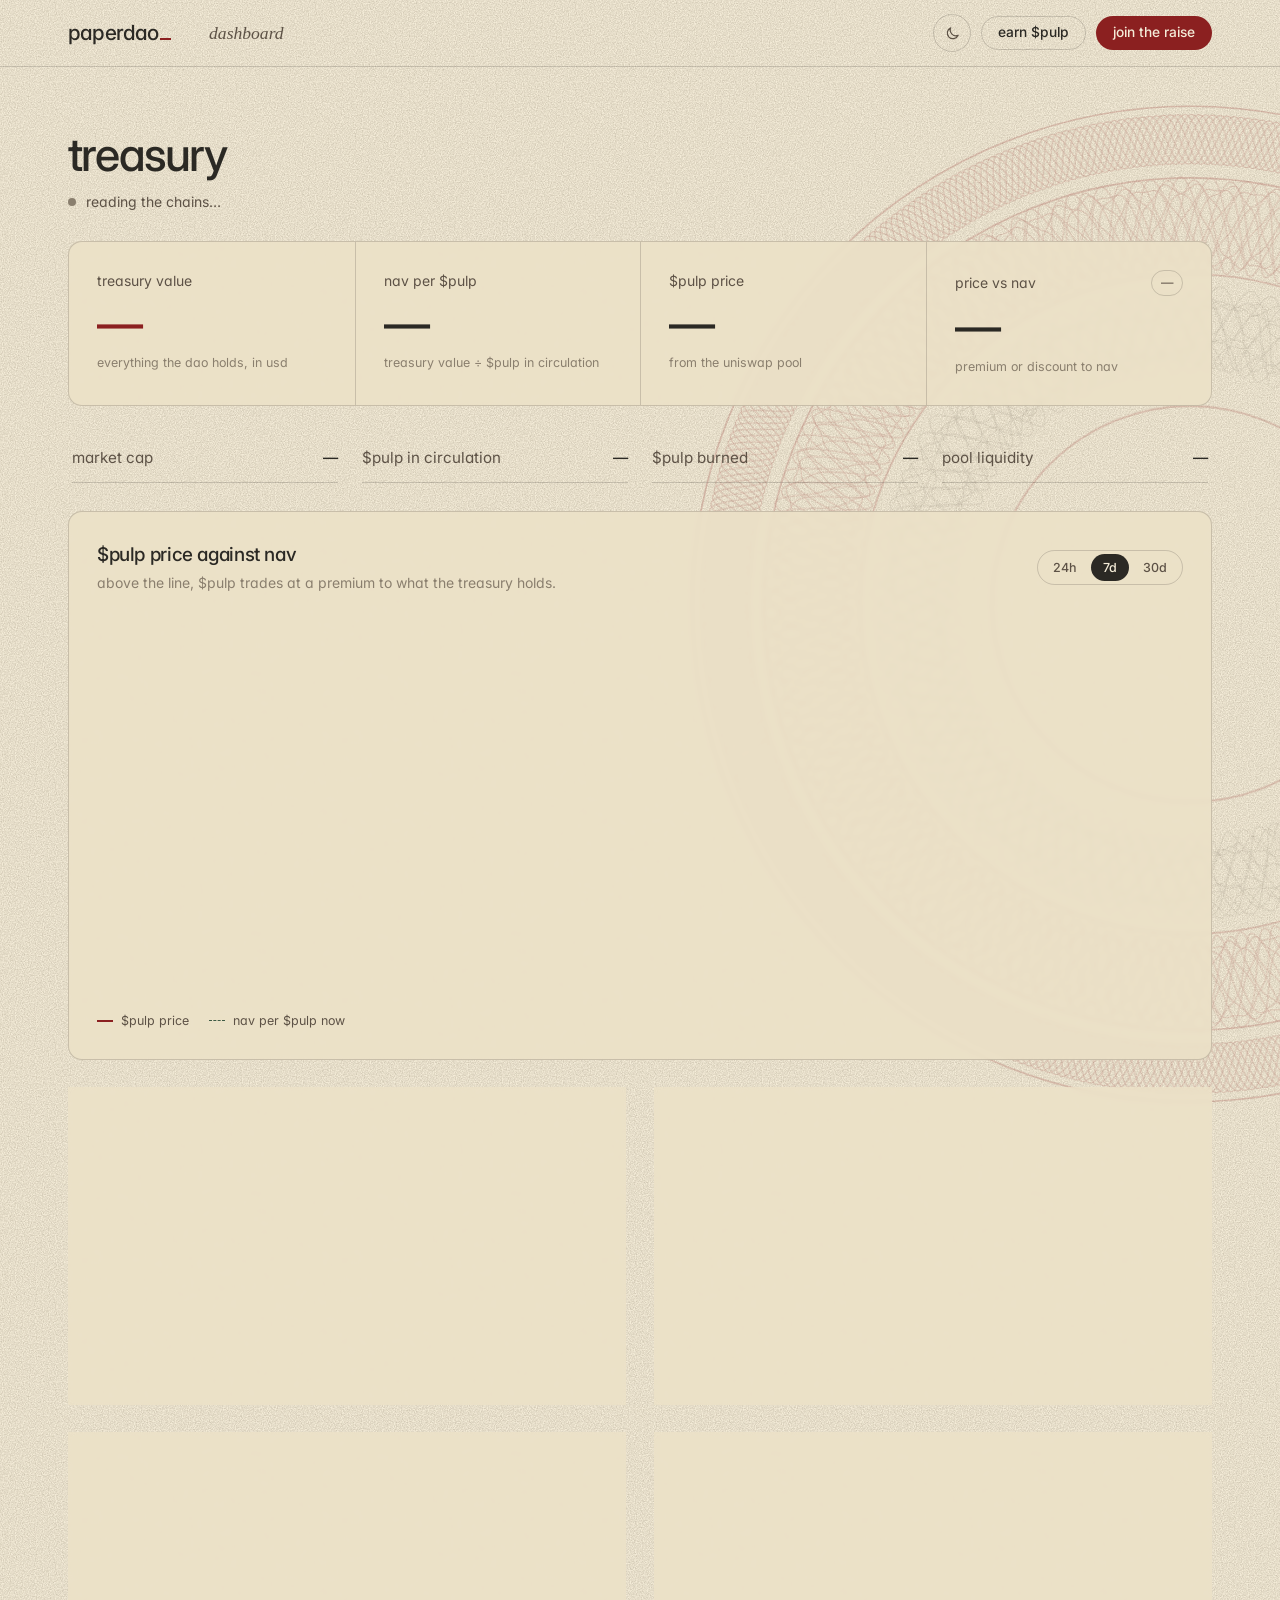
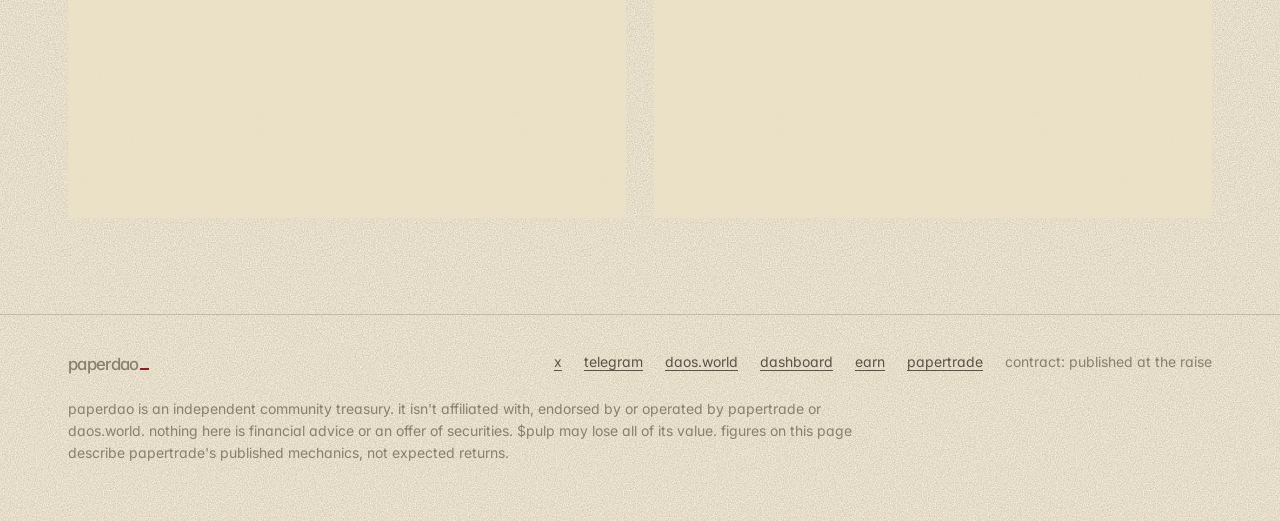
<file: dashboard/index.html>
<!DOCTYPE html>
<html lang="en">
  <head>
    <meta charset="utf-8" />
    <meta
      name="viewport"
      content="width=device-width, initial-scale=1, viewport-fit=cover"
    />
    <title>paperdao dashboard</title>
    <meta
      name="description"
      content="paperdao treasury value, nav per $pulp, $pulp price and paper held, read straight from Robinhood Chain and HyperEVM."
    />
    <link rel="canonical" href="https://paperdao.vercel.app/dashboard/" />
    <meta
      name="theme-color"
      content="#F4ECD8"
      media="(prefers-color-scheme: light)"
    />
    <meta
      name="theme-color"
      content="#1D1B18"
      media="(prefers-color-scheme: dark)"
    />
    <link rel="icon" href="/favicon.ico" sizes="any" />
    <link rel="icon" type="image/png" sizes="32x32" href="/favicon-32.png" />
    <link rel="apple-touch-icon" href="/apple-touch-icon.png" />
    <meta property="og:type" content="website" />
    <meta property="og:site_name" content="paperdao" />
    <meta property="og:url" content="https://paperdao.vercel.app/dashboard/" />
    <meta property="og:title" content="paperdao dashboard" />
    <meta
      property="og:description"
      content="treasury value, nav per $pulp, $pulp price and paper held, read straight from the chains."
    />
    <meta property="og:image" content="https://paperdao.vercel.app/og.jpg" />
    <meta name="twitter:card" content="summary_large_image" />
    <meta name="twitter:site" content="@paperdaoxyz" />
    <meta name="twitter:image" content="https://paperdao.vercel.app/og.jpg" />
    <script>
      try {
        var t = localStorage.getItem("paperdao-theme");
        if (t === "light" || t === "dark")
          document.documentElement.setAttribute("data-theme", t);
      } catch (e) {}
    </script>
    <link rel="preconnect" href="https://fonts.googleapis.com" />
    <link rel="preconnect" href="https://fonts.gstatic.com" crossorigin />
    <link
      rel="stylesheet"
      href="https://fonts.googleapis.com/css2?family=Inter:wght@400;500;600&family=IM+Fell+English:ital@0;1&display=swap"
    />
    <script defer src="https://cdn.vercel-insights.com/v1/script.js"></script>
    <link rel="stylesheet" href="/assets/site.css" />
    <style>
      /* dashboard: summary first (four headline numbers), then the price chart, then the detail cards. */
      :root {
        --c1: #8b2020;
        --c2: #3e5b45;
        --c3: #a9782a;
        --c4: #4f6475;
        --c5: #8a7f6e; /* series colours */
        --up: #3e5b45;
        --down: #8b2020;
        --veil: rgba(244, 236, 216, 0.55);
      }
      @media (prefers-color-scheme: dark) {
        :root:not([data-theme="light"]) {
          --c1: #ce6a5e;
          --c2: #8db396;
          --c3: #d3a55a;
          --c4: #8ba3b8;
          --c5: #9c9280;
          --up: #8db396;
          --down: #ce6a5e;
          --veil: rgba(29, 27, 24, 0.55);
        }
      }
      :root[data-theme="dark"] {
        --c1: #ce6a5e;
        --c2: #8db396;
        --c3: #d3a55a;
        --c4: #8ba3b8;
        --c5: #9c9280;
        --up: #8db396;
        --down: #ce6a5e;
        --veil: rgba(29, 27, 24, 0.55);
      }

      .crumb {
        font-family: var(--fell);
        font-style: italic;
        color: var(--ink-2);
        font-size: 1.1rem;
        margin-left: 14px;
        margin-right: auto;
      }
      .dash {
        display: grid;
        gap: clamp(20px, 2.4vw, 28px);
        padding-block: clamp(36px, 5vw, 64px) clamp(64px, 8vw, 96px);
      }
      .dash-head {
        display: flex;
        flex-wrap: wrap;
        align-items: end;
        justify-content: space-between;
        gap: 12px 32px;
      }
      .dash-head h1 {
        font-size: var(--t-h2);
        letter-spacing: -0.038em;
        line-height: 1.04;
      }
      .status {
        font-size: var(--t-small);
        color: var(--ink-2);
        display: flex;
        align-items: center;
        gap: 10px;
      }
      .live {
        width: 8px;
        height: 8px;
        border-radius: 50%;
        background: var(--up);
        box-shadow: 0 0 0 4px color-mix(in srgb, var(--up) 22%, transparent);
        display: inline-block;
        flex: none;
      }
      .live.off {
        background: var(--ink-3);
        box-shadow: none;
      }
      .addrs {
        display: flex;
        flex-wrap: wrap;
        gap: 16px;
        font-size: var(--t-micro);
      }
      .addrs:empty {
        display: none;
      }
      .addrs a {
        color: var(--ink-2);
        text-underline-offset: 3px;
      }

      .card {
        border: 1px solid var(--rule);
        border-radius: var(--r-card);
        background: color-mix(in srgb, var(--paper-2) 84%, transparent);
        backdrop-filter: blur(2px);
        padding: clamp(18px, 2.4vw, 28px);
        min-width: 0;
        display: grid;
        gap: 18px;
        align-content: start;
      }
      .card h2 {
        font-size: var(--t-h3);
        letter-spacing: -0.02em;
      }
      .card-head {
        display: flex;
        flex-wrap: wrap;
        align-items: center;
        justify-content: space-between;
        gap: 12px;
      }
      .card-head p {
        font-size: var(--t-small);
        color: var(--ink-3);
        margin-top: 2px;
      }

      .kpis {
        display: grid;
        grid-template-columns: repeat(4, minmax(0, 1fr));
        gap: 0;
        border: 1px solid var(--rule);
        border-radius: var(--r-card);
        background: color-mix(in srgb, var(--paper-2) 84%, transparent);
        backdrop-filter: blur(2px);
        overflow: hidden;
      }
      .kpi {
        padding: clamp(18px, 2.4vw, 28px);
        display: grid;
        gap: 6px;
        align-content: start;
        min-width: 0;
      }
      .kpi + .kpi {
        border-left: 1px solid var(--rule);
      }
      .kpi .k {
        font-size: var(--t-small);
        color: var(--ink-2);
        display: flex;
        align-items: center;
        justify-content: space-between;
        gap: 8px;
      }
      .kpi .v {
        font-size: clamp(1.9rem, 3.6vw, 2.9rem);
        letter-spacing: -0.045em;
        line-height: 1.05;
        font-weight: 500;
        font-variant-numeric: tabular-nums;
        white-space: nowrap;
      }
      .kpi.lead .v {
        color: var(--oxblood);
      }
      .kpi .h {
        font-size: var(--t-micro);
        color: var(--ink-3);
      }
      .minis {
        display: grid;
        grid-template-columns: repeat(4, minmax(0, 1fr));
        gap: 0 24px;
        padding-inline: 4px;
      }
      .mini {
        display: flex;
        justify-content: space-between;
        align-items: baseline;
        gap: 12px;
        padding: 12px 0;
        border-bottom: 1px solid var(--rule);
        font-size: 0.95rem;
      }
      .mini span {
        color: var(--ink-2);
      }
      .mini b {
        font-weight: 500;
        font-variant-numeric: tabular-nums;
      }
      @media (max-width: 900px) {
        .kpis {
          grid-template-columns: repeat(2, minmax(0, 1fr));
        }
        .kpi:nth-child(3) {
          border-left: 0;
        }
        .kpi:nth-child(n + 3) {
          border-top: 1px solid var(--rule);
        }
        .minis {
          grid-template-columns: repeat(2, minmax(0, 1fr));
        }
      }
      @media (max-width: 480px) {
        .kpis {
          grid-template-columns: 1fr;
        }
        .kpi + .kpi {
          border-left: 0;
          border-top: 1px solid var(--rule);
        }
        .minis {
          grid-template-columns: 1fr;
        }
      }

      .chip {
        font-size: var(--t-micro);
        border: 1px solid var(--rule);
        border-radius: 999px;
        padding: 2px 9px;
        color: var(--ink-2);
        white-space: nowrap;
      }
      .chip.up {
        color: var(--up);
        border-color: var(--up);
      }
      .chip.down {
        color: var(--down);
        border-color: var(--down);
      }

      .seg {
        display: inline-flex;
        border: 1px solid var(--rule);
        border-radius: 999px;
        padding: 3px;
        gap: 2px;
      }
      .seg button {
        font: 500 var(--t-micro) var(--sans);
        color: var(--ink-2);
        background: transparent;
        border: 0;
        border-radius: 999px;
        padding: 6px 12px;
        cursor: pointer;
      }
      .seg button[aria-pressed="true"] {
        background: var(--ink);
        color: var(--paper);
      }

      .chart-wrap {
        position: relative;
      }
      #chart {
        display: block;
        width: 100%;
        height: auto;
        touch-action: pan-y;
      }
      #chart .grid {
        stroke: var(--rule);
        stroke-width: 1;
        stroke-dasharray: 2 4;
      }
      #chart .ax {
        fill: var(--ink-3);
        font: 12px var(--sans);
        font-variant-numeric: tabular-nums;
      }
      #chart .pline {
        fill: none;
        stroke: var(--c1);
        stroke-width: 2.2;
        stroke-linejoin: round;
      }
      #chart .pdot {
        fill: var(--c1);
        stroke: var(--paper-2);
        stroke-width: 2;
      }
      #chart .navline {
        stroke: var(--c2);
        stroke-width: 1.5;
        stroke-dasharray: 6 5;
      }
      #chart .navlab {
        fill: var(--c2);
        font: 500 12px var(--sans);
      }
      #chart .hx {
        stroke: var(--ink-3);
        stroke-width: 1;
      }
      #chart.ghost .pline {
        stroke: var(--ink-3);
        opacity: 0.4;
        stroke-dasharray: 5 6;
      }
      #chart.ghost path[fill] {
        opacity: 0.35;
      }
      #chart.ghost .pdot {
        fill: var(--ink-3);
        opacity: 0.5;
      }
      .none,
      .kpi.lead .v.none {
        color: var(--ink-3);
      }
      .tip {
        position: absolute;
        transform: translate(-50%, calc(-100% - 14px));
        background: var(--ink);
        color: var(--paper);
        border-radius: 10px;
        padding: 8px 12px;
        display: grid;
        gap: 2px;
        font-size: var(--t-micro);
        pointer-events: none;
        white-space: nowrap;
      }
      .tip b {
        font-size: 0.95rem;
        font-weight: 600;
        font-variant-numeric: tabular-nums;
      }
      .legend {
        display: flex;
        flex-wrap: wrap;
        gap: 6px 20px;
        font-size: var(--t-micro);
        color: var(--ink-2);
      }
      .legend span {
        display: inline-flex;
        align-items: center;
        gap: 8px;
      }
      .legend i {
        width: 16px;
        height: 0;
        border-top: 2.2px solid var(--c1);
        display: inline-block;
      }
      .legend i.nav {
        border-top: 1.5px dashed var(--c2);
      }

      .row {
        display: grid;
        grid-template-columns: repeat(2, minmax(0, 1fr));
        gap: clamp(20px, 2.4vw, 28px);
      }
      @media (max-width: 860px) {
        .row {
          grid-template-columns: 1fr;
        }
      }

      .mixbar {
        display: flex;
        gap: 2px;
        height: 16px;
        border-radius: 999px;
        overflow: hidden;
        background: var(--rule-2);
      }
      .mixbar span {
        height: 100%;
        transition: opacity 0.15s ease;
      }
      .mixbar span.dim,
      .rows li.dim {
        opacity: 0.35;
      }
      .mixbar .empty {
        flex: 1;
      }
      .rows {
        list-style: none;
        margin: 0;
        padding: 0;
      }
      .rows li {
        display: grid;
        grid-template-columns: minmax(0, 1fr) auto 4.2em;
        gap: 12px;
        align-items: center;
        padding: 11px 0;
        border-top: 1px solid var(--rule);
        font-size: 0.95rem;
        transition: opacity 0.15s ease;
      }
      .rows li:first-child {
        border-top: 0;
      }
      .rows .lab {
        display: inline-flex;
        align-items: center;
        gap: 10px;
        color: var(--ink-2);
        min-width: 0;
      }
      .rows .val {
        font-variant-numeric: tabular-nums;
        text-align: right;
      }
      .rows .pc {
        font-variant-numeric: tabular-nums;
        text-align: right;
        color: var(--ink-3);
        font-size: var(--t-micro);
      }
      .rows li.off .val {
        color: var(--ink-3);
        font-size: var(--t-micro);
      }
      .dot {
        width: 9px;
        height: 9px;
        border-radius: 50%;
        display: inline-block;
        flex: none;
      }

      .big3 {
        display: grid;
        grid-template-columns: repeat(3, minmax(0, 1fr));
        gap: 16px;
      }
      .big3 div {
        display: grid;
        gap: 4px;
        min-width: 0;
      }
      .big3 b {
        font-size: clamp(1.4rem, 2.4vw, 1.85rem);
        letter-spacing: -0.035em;
        font-weight: 500;
        font-variant-numeric: tabular-nums;
      }
      .big3 span {
        font-size: var(--t-micro);
        color: var(--ink-2);
      }
      @media (max-width: 480px) {
        .big3 {
          grid-template-columns: 1fr 1fr;
        }
      }
      .lp {
        display: grid;
        gap: 10px;
        padding-top: 16px;
        border-top: 1px solid var(--rule);
      }
      .lp-top {
        display: flex;
        justify-content: space-between;
        gap: 12px;
        font-size: var(--t-small);
      }
      .lp-top b {
        font-weight: 500;
      }
      .lp-track {
        position: relative;
        height: 12px;
        border-radius: 999px;
        background: var(--rule-2);
        overflow: visible;
      }
      .lp-fill {
        position: absolute;
        inset-block: 0;
        left: 0;
        border-radius: 999px;
        background: var(--oxblood);
        transition: width 0.6s ease;
      }
      .lp-mark {
        position: absolute;
        top: -5px;
        bottom: -5px;
        width: 1.5px;
        background: var(--ink-2);
      }
      .lp-labels {
        position: relative;
        height: 16px;
        font-size: var(--t-micro);
        color: var(--ink-3);
      }
      .lp-labels span {
        position: absolute;
        transform: translateX(-50%);
        white-space: nowrap;
      }
      .lp-note {
        font-size: var(--t-micro);
        color: var(--ink-2);
      }

      .burnbar {
        height: 12px;
        border-radius: 999px;
        background: var(--rule-2);
        overflow: hidden;
      }
      .burnbar span {
        display: block;
        height: 100%;
        background: var(--oxblood);
        border-radius: 999px;
        transition: width 0.6s ease;
      }
      .kv {
        list-style: none;
        margin: 0;
        padding: 0;
      }
      .kv li {
        display: flex;
        justify-content: space-between;
        gap: 12px;
        padding: 11px 0;
        border-top: 1px solid var(--rule);
        font-size: 0.95rem;
      }
      .kv li:first-child {
        border-top: 0;
      }
      .kv span {
        color: var(--ink-2);
      }
      .kv b {
        font-weight: 500;
        font-variant-numeric: tabular-nums;
        text-align: right;
      }

      .mine-field {
        display: grid;
        gap: 8px;
      }
      .mine-field label {
        font-size: var(--t-small);
        color: var(--ink-2);
      }
      .mine-field input {
        font: 500 1.1rem var(--sans);
        font-variant-numeric: tabular-nums;
        color: var(--ink);
        background: var(--paper);
        border: 1px solid var(--rule);
        border-radius: 10px;
        padding: 12px 14px;
        width: 100%;
      }
      .mine-field input:focus {
        outline: 2px solid var(--oxblood);
        outline-offset: 1px;
      }
      .mine-note {
        font-size: var(--t-micro);
        color: var(--ink-3);
      }
      .mine-out {
        display: grid;
        grid-template-columns: repeat(2, minmax(0, 1fr));
        gap: 16px;
      }
      .mine-out div {
        display: grid;
        gap: 3px;
      }
      .mine-out b {
        font-size: 1.35rem;
        letter-spacing: -0.03em;
        font-weight: 500;
        font-variant-numeric: tabular-nums;
      }
      .mine-out span {
        font-size: var(--t-micro);
        color: var(--ink-2);
      }

      /* a faint seal behind everything, like the hero's, turning very slowly */
      .backdrop {
        position: fixed;
        z-index: -1;
        pointer-events: none;
        width: min(1100px, 120vmax);
        aspect-ratio: 1;
        right: max(-38vmax, -460px);
        top: 6vh;
        opacity: 0.3;
        animation: turn 600s linear infinite;
      }
      .backdrop canvas {
        width: 100%;
        height: 100%;
        display: block;
      }
      @keyframes turn {
        to {
          transform: rotate(360deg);
        }
      }
      @media (prefers-reduced-motion: reduce) {
        .backdrop {
          animation: none;
        }
      }
      @media (max-width: 700px) {
        .backdrop {
          width: 150vw;
          right: -75vw;
          top: 20vh;
          opacity: 0.26;
        }
      }

      /* gate: until launch the dashboard sits blurred behind this panel */
      .gate {
        display: none;
      }
      body.gated .dash {
        filter: blur(7px);
        pointer-events: none;
        user-select: none;
      }
      body.gated .gate {
        display: grid;
        position: fixed;
        inset: 0;
        z-index: 15;
        place-items: center;
        padding: var(--gutter);
        background: var(--veil);
      }
      .gate-card {
        max-width: 30rem;
        width: 100%;
        border: 1px solid var(--rule);
        border-radius: var(--r-card);
        background-color: var(--paper);
        background-image: var(--grain);
        padding: clamp(24px, 4vw, 40px);
        display: grid;
        gap: 16px;
        box-shadow: 0 30px 80px -30px rgba(43, 41, 36, 0.35);
      }
      .gate-card h2 {
        font-size: clamp(1.7rem, 3.4vw, 2.2rem);
        letter-spacing: -0.04em;
        line-height: 1.05;
      }
      .gate-card p {
        color: var(--ink-2);
      }
      .gate-card .when {
        font-family: var(--fell);
        font-style: italic;
        font-size: 1.15rem;
        color: var(--oxblood);
      }
      .gate-card .actions {
        display: flex;
        flex-wrap: wrap;
        gap: 10px;
        margin-top: 6px;
      }
      @media (max-width: 560px) {
        .crumb {
          display: none;
        }
      }
    </style>
  </head>
  <body>
    <div class="backdrop" aria-hidden="true">
      <canvas id="backdrop"></canvas>
    </div>

    <header class="top">
      <div class="wrap bar">
        <a class="mark" href="/" aria-label="paperdao home"
          >paperdao<i aria-hidden="true"></i
        ></a>
        <span class="crumb">dashboard</span>
        <div class="bar-end">
          <button
            class="theme"
            id="theme"
            type="button"
            aria-label="switch to dark mode"
          >
            <svg
              id="theme-moon"
              viewBox="0 0 24 24"
              fill="none"
              stroke="currentColor"
              stroke-width="1.7"
              stroke-linecap="round"
              stroke-linejoin="round"
              aria-hidden="true"
            >
              <path d="M20 14.5A8 8 0 0 1 9.5 4a8 8 0 1 0 10.5 10.5z" />
            </svg>
            <svg
              id="theme-sun"
              viewBox="0 0 24 24"
              fill="none"
              stroke="currentColor"
              stroke-width="1.7"
              stroke-linecap="round"
              aria-hidden="true"
              hidden
            >
              <circle cx="12" cy="12" r="4" />
              <path
                d="M12 2.5v2M12 19.5v2M2.5 12h2M19.5 12h2M5.3 5.3l1.4 1.4M17.3 17.3l1.4 1.4M5.3 18.7l1.4-1.4M17.3 6.7l1.4-1.4"
              />
            </svg>
          </button>
          <a class="btn btn-line btn-sm bar-lock" href="/lock/">earn $pulp</a>
          <a
            class="btn btn-ox btn-sm"
            href="https://daos.world"
            target="_blank"
            rel="noopener"
            >join the raise</a
          >
        </div>
      </div>
    </header>

    <main class="wrap dash" aria-hidden="false">
      <div class="dash-head">
        <div style="display: grid; gap: 12px">
          <h1>treasury</h1>
          <p class="status" id="status">
            <i class="live off"></i>reading the chains…
          </p>
        </div>
        <div class="addrs" id="addrs"></div>
      </div>

      <section class="kpis" aria-label="headline numbers">
        <div class="kpi lead">
          <span class="k">treasury value</span
          ><span class="v" id="k-tvl">—</span
          ><span class="h">everything the dao holds, in usd</span>
        </div>
        <div class="kpi">
          <span class="k">nav per $pulp</span><span class="v" id="k-nav">—</span
          ><span class="h">treasury value ÷ $pulp in circulation</span>
        </div>
        <div class="kpi">
          <span class="k">$pulp price</span><span class="v" id="k-price">—</span
          ><span class="h">from the uniswap pool</span>
        </div>
        <div class="kpi">
          <span class="k"
            >price vs nav <span class="chip" id="k-prem-chip">—</span></span
          ><span class="v" id="k-prem">—</span
          ><span class="h">premium or discount to nav</span>
        </div>
      </section>
      <div class="minis">
        <div class="mini"><span>market cap</span><b id="k-mcap">—</b></div>
        <div class="mini">
          <span>$pulp in circulation</span><b id="k-circ">—</b>
        </div>
        <div class="mini"><span>$pulp burned</span><b id="k-burned">—</b></div>
        <div class="mini"><span>pool liquidity</span><b id="k-pool">—</b></div>
      </div>

      <section class="card" aria-label="$pulp price against nav">
        <div class="card-head">
          <div>
            <h2>$pulp price against nav</h2>
            <p>
              above the line, $pulp trades at a premium to what the treasury
              holds.
            </p>
          </div>
          <div class="seg" role="group" aria-label="time range">
            <button type="button" data-range="24" aria-pressed="false">
              24h
            </button>
            <button type="button" data-range="168" aria-pressed="true">
              7d
            </button>
            <button type="button" data-range="720" aria-pressed="false">
              30d
            </button>
          </div>
        </div>
        <div class="chart-wrap">
          <svg
            id="chart"
            viewBox="0 0 800 280"
            role="img"
            aria-label="$pulp price over time with the current nav per $pulp as a reference line"
          ></svg>
          <div class="tip" id="tip" hidden></div>
        </div>
        <div class="legend">
          <span><i></i>$pulp price</span
          ><span><i class="nav"></i>nav per $pulp now</span>
        </div>
      </section>

      <div class="row">
        <section class="card" aria-label="what the treasury holds">
          <div class="card-head">
            <div>
              <h2>what the treasury holds</h2>
              <p>hover a row to find it in the bar.</p>
            </div>
            <div class="seg" role="group" aria-label="group by">
              <button type="button" data-view="chain" aria-pressed="true">
                by chain
              </button>
              <button type="button" data-view="asset" aria-pressed="false">
                by asset
              </button>
            </div>
          </div>
          <div class="mixbar" id="mix-bar"></div>
          <ul class="rows" id="mix-rows"></ul>
        </section>

        <section class="card" aria-label="paper">
          <div class="card-head">
            <div>
              <h2>paper</h2>
              <p>minted on papertrade and staked for usdc.</p>
            </div>
          </div>
          <div class="big3">
            <div><b id="p-total">—</b><span>paper held</span></div>
            <div><b id="p-per">—</b><span>paper per 1m $pulp</span></div>
            <div><b id="p-share">—</b><span>of all paper</span></div>
          </div>
          <div class="lp">
            <div class="lp-top">
              <span>papertrade lp</span><b id="lp-val">—</b>
            </div>
            <div class="lp-track" aria-hidden="true">
              <span class="lp-fill" id="lp-fill"></span>
              <span class="lp-mark" style="left: 33.33%"></span>
              <span class="lp-mark" style="left: 83.33%"></span>
            </div>
            <div class="lp-labels" aria-hidden="true">
              <span style="left: 0; transform: none">$0</span
              ><span style="left: 33.33%">$2m flat ends</span
              ><span style="left: 83.33%">$5m sweep</span>
            </div>
            <p class="lp-note" id="lp-note"></p>
          </div>
        </section>
      </div>

      <div class="row">
        <section class="card" aria-label="$pulp supply">
          <div class="card-head">
            <div>
              <h2>$pulp supply</h2>
              <p>lockers earn the rewards.</p>
            </div>
          </div>
          <div class="burnbar" aria-hidden="true">
            <span id="s-burn-fill"></span>
          </div>
          <ul class="kv">
            <li><span>starting supply</span><b id="s-initial">—</b></li>
            <li><span>burned</span><b id="s-burned">—</b></li>
            <li><span>in circulation</span><b id="s-circ">—</b></li>
          </ul>
        </section>

        <section class="card" aria-label="your $pulp">
          <div class="card-head">
            <div>
              <h2>your $pulp</h2>
              <p>what a holding is worth today.</p>
            </div>
          </div>
          <div class="mine-field">
            <label for="mine">$pulp amount or wallet address</label>
            <input
              id="mine"
              type="text"
              value="1,000,000"
              autocomplete="off"
              spellcheck="false"
              inputmode="text"
            />
            <span class="mine-note" id="mine-note"
              >or paste a wallet address to look it up.</span
            >
          </div>
          <div class="mine-out">
            <div><b id="m-market">—</b><span>at market price</span></div>
            <div><b id="m-nav">—</b><span>at nav</span></div>
            <div><b id="m-share">—</b><span>share of the treasury</span></div>
            <div>
              <b id="m-paper">—</b><span>paper it redeems for today</span>
            </div>
          </div>
        </section>
      </div>
    </main>

    <footer>
      <div class="wrap">
        <div class="row">
          <a class="mark" href="/" style="font-size: 1.05rem"
            >paperdao<i aria-hidden="true"></i
          ></a>
          <nav aria-label="links">
            <a href="https://x.com/paperdaoxyz" target="_blank" rel="noopener"
              >x</a
            >
            <a href="#" aria-disabled="true">telegram</a>
            <a href="https://daos.world" target="_blank" rel="noopener"
              >daos.world</a
            >
            <a href="/dashboard/">dashboard</a>
            <a href="/lock/">earn</a>
            <a href="https://papertrade.xyz" target="_blank" rel="noopener"
              >papertrade</a
            >
            <span>contract: published at the raise</span>
          </nav>
        </div>
        <p>
          paperdao is an independent community treasury. it isn't affiliated
          with, endorsed by or operated by papertrade or daos.world. nothing
          here is financial advice or an offer of securities. $pulp may lose all
          of its value. figures on this page describe papertrade's published
          mechanics, not expected returns.
        </p>
      </div>
    </footer>

    <div
      class="gate"
      role="dialog"
      aria-modal="true"
      aria-labelledby="gate-title"
    >
      <div class="gate-card">
        <p class="when">opens at launch, 10.08.2026</p>
        <h2 id="gate-title">the dashboard opens when trading starts.</h2>
        <p>
          treasury value, nav per $pulp, $pulp price and paper held, read
          straight from robinhood chain and hyperevm.
        </p>
        <div class="actions">
          <a class="btn btn-ox" href="/">back to paperdao</a>
          <a
            class="btn btn-line"
            href="https://x.com/paperdaoxyz"
            target="_blank"
            rel="noopener"
            >follow @paperdaoxyz</a
          >
        </div>
      </div>
    </div>

    <script src="/assets/guilloche.js"></script>
    <script src="/dashboard/config.js"></script>
    <script src="/dashboard/dashboard.js"></script>
    <script src="/assets/theme.js" defer></script>
  </body>
</html>
</file>
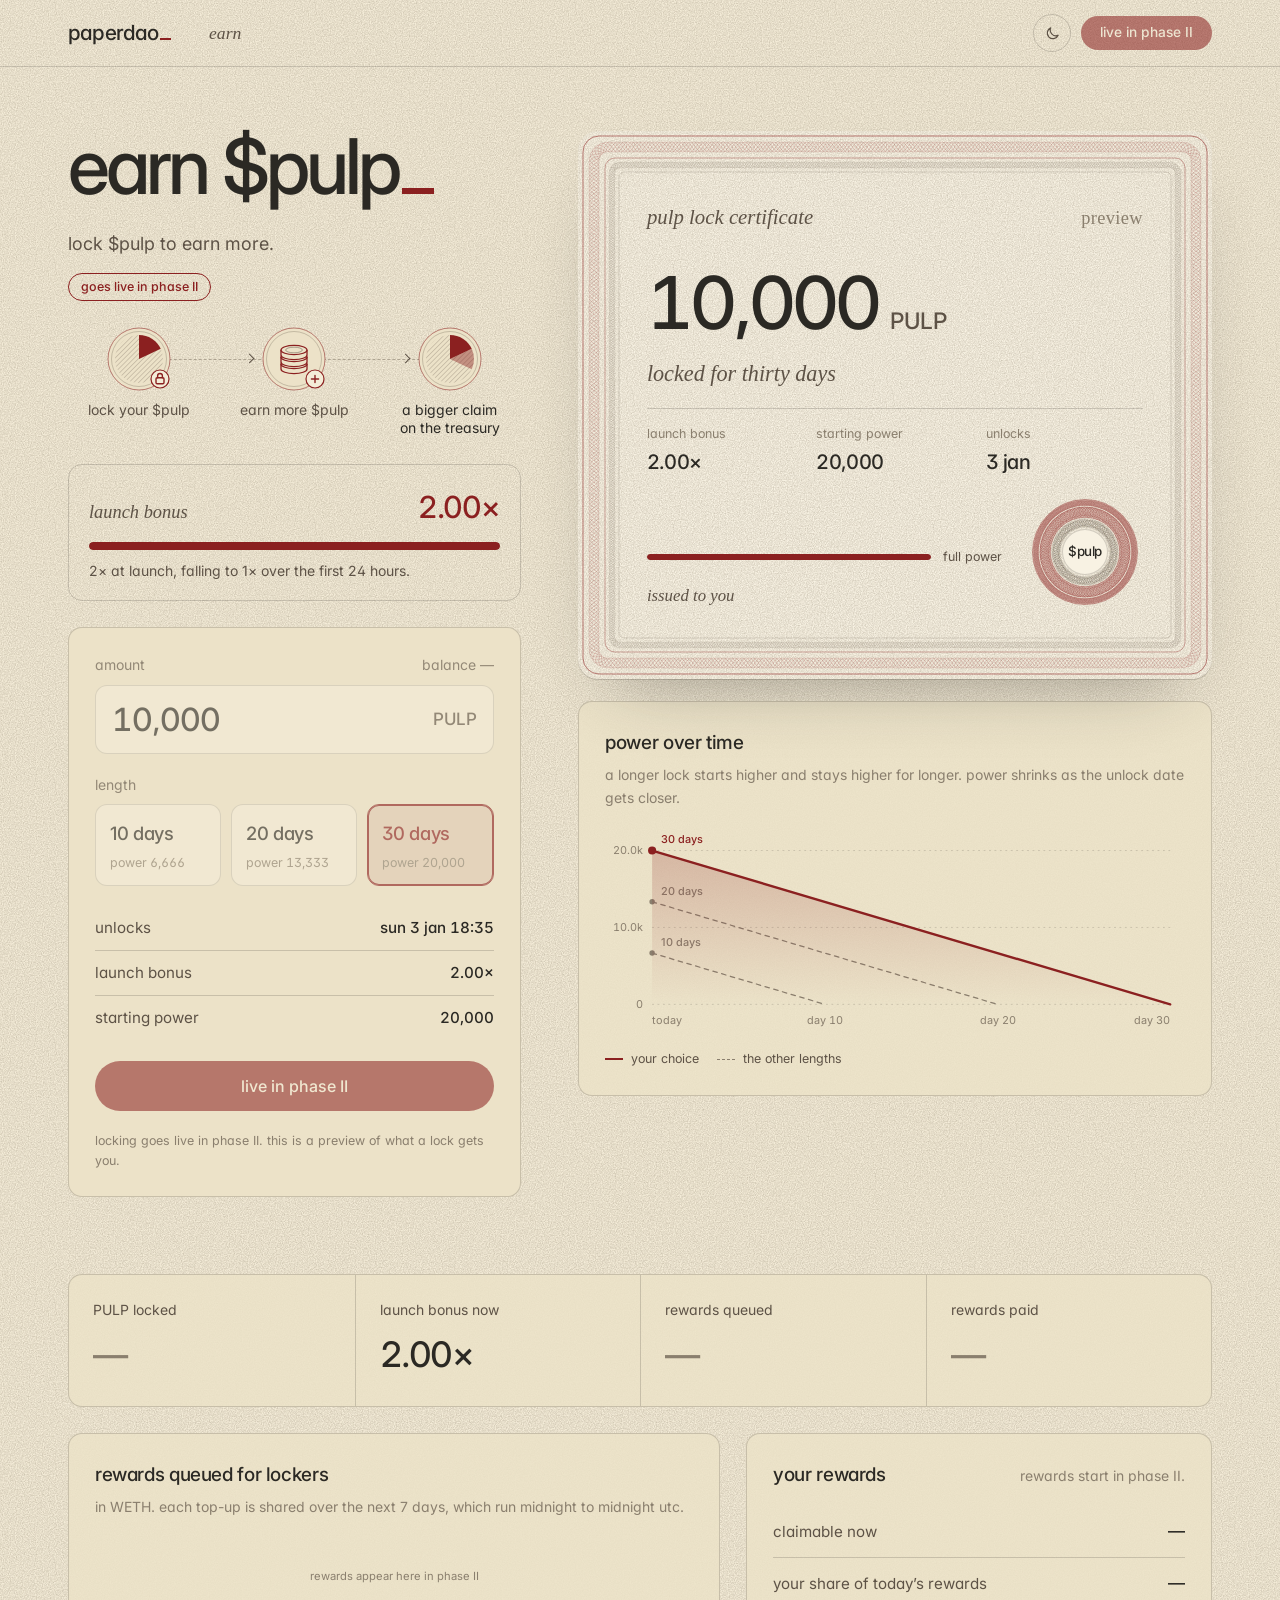
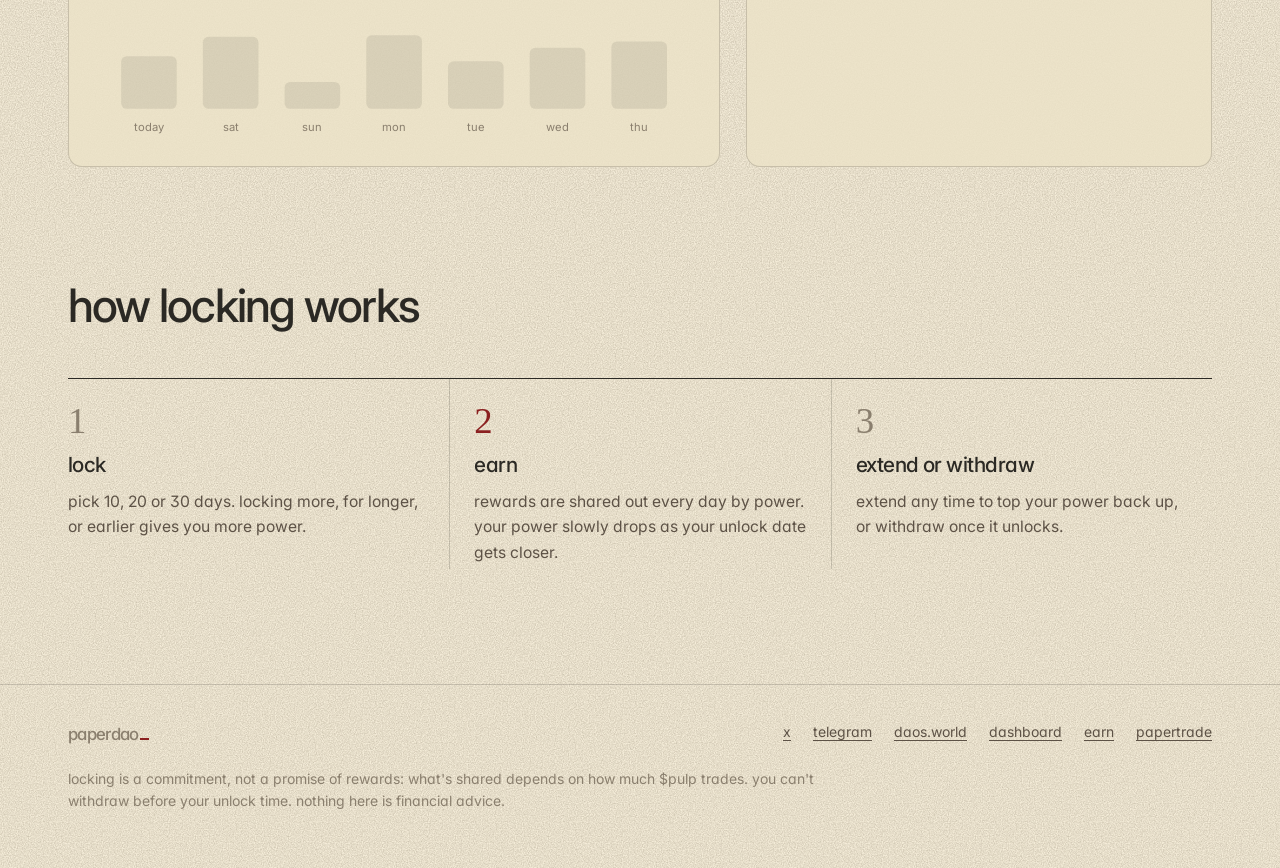
<file: lock/index.html>
<!DOCTYPE html>
<html lang="en">
  <head>
    <meta charset="utf-8" />
    <meta
      name="viewport"
      content="width=device-width, initial-scale=1, viewport-fit=cover"
    />
    <title>earn $pulp | paperdao</title>
    <meta
      name="description"
      content="lock $pulp to earn more. lock for 10, 20 or 30 days; earlier and longer locks earn more rewards."
    />
    <link rel="canonical" href="https://paperdao.vercel.app/lock/" />
    <meta
      name="theme-color"
      content="#F4ECD8"
      media="(prefers-color-scheme: light)"
    />
    <meta
      name="theme-color"
      content="#1D1B18"
      media="(prefers-color-scheme: dark)"
    />
    <link rel="icon" href="/favicon.ico" sizes="any" />
    <link rel="icon" type="image/png" sizes="32x32" href="/favicon-32.png" />
    <link rel="apple-touch-icon" href="/apple-touch-icon.png" />
    <meta property="og:type" content="website" />
    <meta property="og:site_name" content="paperdao" />
    <meta property="og:url" content="https://paperdao.vercel.app/lock/" />
    <meta property="og:title" content="earn $pulp" />
    <meta
      property="og:description"
      content="lock $pulp to earn more. earlier and longer locks earn more rewards."
    />
    <meta property="og:image" content="https://paperdao.vercel.app/og.jpg" />
    <meta name="twitter:card" content="summary_large_image" />
    <meta name="twitter:site" content="@paperdaoxyz" />
    <meta name="twitter:image" content="https://paperdao.vercel.app/og.jpg" />
    <script>
      try {
        var t = localStorage.getItem("paperdao-theme");
        if (t === "light" || t === "dark")
          document.documentElement.setAttribute("data-theme", t);
      } catch (e) {}
    </script>
    <link rel="preconnect" href="https://fonts.googleapis.com" />
    <link rel="preconnect" href="https://fonts.gstatic.com" crossorigin />
    <link
      rel="stylesheet"
      href="https://fonts.googleapis.com/css2?family=Inter:wght@400;500;600&family=IM+Fell+English:ital@0;1&display=swap"
    />
    <script defer src="https://cdn.vercel-insights.com/v1/script.js"></script>
    <link rel="stylesheet" href="/assets/site.css" />
    <style>
      /* lock: the form on the left, the certificate it produces on the right; vault numbers, rewards and
   the three-step explainer below. the certificate is the one bold element. */
      :root {
        --cert: #f8f2e3;
        --cert-ink: #2b2924;
        --stamp: #8b2020;
        --stamp-ok: #3e5b45;
        --bar: #8b2020;
      }
      @media (prefers-color-scheme: dark) {
        :root:not([data-theme="light"]) {
          --cert: #2a2622;
          --cert-ink: #f1e8d1;
          --stamp: #d9786c;
          --stamp-ok: #8db396;
          --bar: #ce6a5e;
        }
      }
      :root[data-theme="dark"] {
        --cert: #2a2622;
        --cert-ink: #f1e8d1;
        --stamp: #d9786c;
        --stamp-ok: #8db396;
        --bar: #ce6a5e;
      }

      .crumb {
        font-family: var(--fell);
        font-style: italic;
        color: var(--ink-2);
        font-size: 1.1rem;
        margin-left: 14px;
        margin-right: auto;
      }
      .wallet-btn {
        min-width: 9.5em;
      }
      .wallet-btn.warn {
        background: transparent;
        color: var(--oxblood);
        border-color: var(--oxblood);
      }
      .wallet-btn:disabled {
        opacity: 0.55;
        cursor: not-allowed;
      }
      .wallet-btn .dot {
        width: 8px;
        height: 8px;
        border-radius: 50%;
        background: var(--ledger);
        display: inline-block;
      }

      /* ---------- hero ---------- */
      .lock-hero {
        display: grid;
        grid-template-columns: minmax(0, 5fr) minmax(0, 7fr);
        gap: clamp(28px, 4.5vw, 72px);
        align-items: start;
        padding-block: clamp(36px, 5vw, 72px) clamp(48px, 6vw, 88px);
      }
      .intro {
        display: grid;
        grid-template-columns: minmax(0, 1fr);
        gap: 26px;
        min-width: 0;
      }
      .intro h1 {
        font-size: clamp(2.8rem, 6vw, 4.9rem);
        line-height: 0.95;
        letter-spacing: -0.05em;
      }
      .intro h1 i {
        display: inline-block;
        width: 0.42em;
        height: 0.075em;
        background: var(--oxblood);
        margin-left: 0.04em;
        font-style: normal;
        animation: blink 1.1s steps(1) infinite;
      }
      @keyframes blink {
        50% {
          opacity: 0;
        }
      }
      .lede {
        color: var(--ink-2);
        font-size: 1.12rem;
        max-width: 30em;
      }
      .phase {
        justify-self: start;
        font-size: var(--t-micro);
        font-weight: 500;
        color: var(--oxblood);
        border: 1px solid var(--oxblood);
        border-radius: 999px;
        padding: 3px 12px;
        margin-top: -12px;
      }

      /* lock $pulp → earn more $pulp from the fees → a bigger claim on the treasury, as three medallions */
      .grow {
        margin: 0;
      }
      .grow ol {
        position: relative;
        list-style: none;
        margin: 0;
        padding: 0;
        display: grid;
        grid-template-columns: repeat(3, minmax(0, 1fr));
        gap: 0 14px;
      }
      .grow ol::before {
        content: "";
        position: absolute;
        left: 16.7%;
        right: 16.7%;
        top: 32px;
        border-top: 1px dashed var(--ink-3);
        opacity: 0.6;
      }
      .grow li {
        position: relative;
        display: grid;
        justify-items: center;
        align-content: start;
        gap: 10px;
        text-align: center;
        font-size: var(--t-small);
        line-height: 1.35;
        color: var(--ink-2);
        text-wrap: balance;
      }
      .grow li + li::before {
        content: "";
        position: absolute;
        top: 28.5px;
        right: calc(50% + 41px);
        width: 7px;
        height: 7px;
        border-top: 1.3px solid var(--ink-2);
        border-right: 1.3px solid var(--ink-2);
        transform: rotate(45deg);
      }
      .grow li:last-child {
        color: var(--ink);
      }
      .grow svg {
        position: relative;
        width: 64px;
        height: 64px;
        overflow: visible;
      }
      .g-disc {
        fill: var(--paper-2);
        stroke: var(--oxblood);
        stroke-width: 0.9;
        stroke-opacity: 0.6;
      }
      .g-ring {
        fill: none;
        stroke: var(--ink-3);
        stroke-width: 0.6;
        stroke-opacity: 0.7;
      }
      .g-rest {
        fill: url(#g-hatch);
      }
      .g-hatch line {
        stroke: var(--ink-3);
        stroke-width: 0.9;
        stroke-opacity: 0.75;
      }
      .g-you,
      .g-gain {
        fill: none;
        stroke: var(--oxblood);
        stroke-width: 24;
      }
      .g-you {
        stroke-dasharray: 18 100;
      }
      .g-gain {
        stroke-dasharray: 14 100;
        stroke-dashoffset: -18;
        stroke-opacity: 0.42;
        animation: g-gain 1.4s cubic-bezier(0.3, 0.7, 0.3, 1) 1.1s both;
      }
      @keyframes g-gain {
        from {
          stroke-dasharray: 0 100;
        }
      }
      .g-coins path,
      .g-coins ellipse {
        fill: var(--paper-2);
        stroke: var(--oxblood);
        stroke-width: 1.3;
      }
      .g-coins .face {
        fill: none;
        stroke: var(--ink-3);
        stroke-width: 0.7;
      }
      .g-drop {
        animation: g-drop 0.8s cubic-bezier(0.3, 1.5, 0.5, 1) 0.5s both;
      }
      @keyframes g-drop {
        from {
          transform: translateY(-14px);
          opacity: 0;
        }
      }
      .g-badge circle {
        fill: var(--paper);
        stroke: var(--oxblood);
        stroke-width: 1.2;
      }
      .g-badge path,
      .g-badge rect {
        fill: none;
        stroke: var(--oxblood);
        stroke-width: 1.4;
        stroke-linecap: round;
        stroke-linejoin: round;
      }

      .bonus {
        display: grid;
        gap: 10px;
        padding: 18px 20px;
        border: 1px solid var(--rule);
        border-radius: var(--r-card);
      }
      .bonus-top {
        display: flex;
        justify-content: space-between;
        align-items: baseline;
        gap: 12px;
      }
      .bonus-top span {
        font-family: var(--fell);
        font-style: italic;
        font-size: 1.15rem;
        color: var(--ink-2);
      }
      .bonus-top b {
        font-size: 1.9rem;
        font-weight: 500;
        letter-spacing: -0.04em;
        font-variant-numeric: tabular-nums;
        color: var(--oxblood);
      }
      .track {
        height: 8px;
        border-radius: 999px;
        background: var(--rule-2);
        overflow: hidden;
      }
      .track span {
        display: block;
        height: 100%;
        width: 0;
        background: var(--oxblood);
        border-radius: 999px;
        transition: width 0.6s ease;
      }
      .bonus-note {
        font-size: var(--t-small);
        color: var(--ink-2);
      }

      .panel {
        border: 1px solid var(--rule);
        border-radius: var(--r-card);
        background: var(--paper-2);
        padding: clamp(18px, 2.4vw, 26px);
        display: grid;
        gap: 20px;
      }
      .field {
        display: grid;
        gap: 8px;
      }
      .field-top {
        display: flex;
        justify-content: space-between;
        align-items: baseline;
        gap: 12px;
        font-size: var(--t-small);
        color: var(--ink-2);
      }
      .link {
        background: none;
        border: 0;
        padding: 0;
        font: inherit;
        color: var(--ink-2);
        cursor: pointer;
        text-decoration: underline;
        text-underline-offset: 3px;
      }
      .link:hover {
        color: var(--ink);
      }
      .amount {
        display: flex;
        align-items: center;
        gap: 10px;
        border: 1px solid var(--rule);
        border-radius: 12px;
        background: var(--paper);
        padding: 10px 16px;
      }
      .amount:focus-within {
        border-color: var(--oxblood);
        box-shadow: 0 0 0 3px var(--oxblood-soft);
      }
      .amount input {
        flex: 1;
        min-width: 0;
        width: 100%;
        border: 0;
        outline: 0;
        background: transparent;
        color: var(--ink);
        font: 500 clamp(1.5rem, 3vw, 2rem) var(--sans);
        letter-spacing: -0.03em;
        font-variant-numeric: tabular-nums;
        padding: 4px 0;
      }
      .amount span {
        font-weight: 500;
        color: var(--ink-2);
      }

      fieldset {
        border: 0;
        margin: 0;
        padding: 0;
        min-width: 0;
      }
      legend {
        font-size: var(--t-small);
        color: var(--ink-2);
        margin-bottom: 8px;
        padding: 0;
      }
      .durs {
        display: grid;
        grid-template-columns: repeat(3, minmax(0, 1fr));
        gap: 10px;
      }
      .dur {
        display: grid;
        gap: 4px;
        text-align: left;
        border: 1px solid var(--rule);
        border-radius: 12px;
        background: var(--paper);
        color: var(--ink);
        padding: 14px 14px 12px;
        cursor: pointer;
        font: inherit;
        min-width: 0;
      }
      .dur b {
        font-weight: 500;
        font-size: 1.15rem;
        letter-spacing: -0.02em;
      }
      .dur span {
        font-size: var(--t-micro);
        color: var(--ink-3);
        font-variant-numeric: tabular-nums;
        white-space: nowrap;
        overflow: hidden;
        text-overflow: ellipsis;
      }
      .dur:hover {
        border-color: var(--ink-2);
      }
      .dur[aria-pressed="true"] {
        border-color: var(--oxblood);
        background: var(--oxblood-soft);
        box-shadow: inset 0 0 0 1px var(--oxblood);
      }
      .dur[aria-pressed="true"] b {
        color: var(--oxblood);
      }
      .dur:disabled {
        opacity: 0.45;
        cursor: not-allowed;
      }

      .summary {
        margin: 0;
        display: grid;
        gap: 0;
      }
      .summary div {
        display: flex;
        justify-content: space-between;
        gap: 12px;
        padding: 10px 0;
        border-top: 1px solid var(--rule);
        font-size: 0.95rem;
      }
      .summary div:first-child {
        border-top: 0;
      }
      .summary dt {
        color: var(--ink-2);
      }
      .summary dd {
        margin: 0;
        font-weight: 500;
        font-variant-numeric: tabular-nums;
        text-align: right;
      }
      .act {
        width: 100%;
        padding: 16px 22px;
        font-size: 1rem;
      }
      .act:disabled {
        opacity: 0.55;
        cursor: not-allowed;
        filter: none;
      }
      .btn .spin {
        width: 14px;
        height: 14px;
        border-radius: 50%;
        border: 2px solid currentColor;
        border-right-color: transparent;
        animation: spin 0.8s linear infinite;
      }
      @keyframes spin {
        to {
          transform: rotate(360deg);
        }
      }
      /* before the vault is deployed: the form shows a fixed example and nothing responds */
      #new-form.soon .field,
      #new-form.soon fieldset {
        opacity: 0.62;
      }
      #new-form.soon .dur:disabled {
        opacity: 1;
        cursor: not-allowed;
      }
      #new-form.soon .amount input:disabled {
        cursor: not-allowed;
        -webkit-text-fill-color: currentColor;
        opacity: 1;
      }
      #new-form.soon .link:disabled {
        cursor: not-allowed;
        text-decoration: none;
      }
      .fine {
        font-size: var(--t-micro);
        color: var(--ink-3);
        min-height: 1.2em;
      }
      .fine.err {
        color: var(--oxblood);
      }

      .seg {
        display: inline-flex;
        border: 1px solid var(--rule);
        border-radius: 999px;
        padding: 3px;
        gap: 2px;
        justify-self: start;
      }
      .seg button {
        font: 500 var(--t-small) var(--sans);
        color: var(--ink-2);
        background: transparent;
        border: 0;
        border-radius: 999px;
        padding: 7px 14px;
        cursor: pointer;
      }
      .seg button[aria-selected="true"] {
        background: var(--ink);
        color: var(--paper);
      }
      .panel h2 {
        font-size: var(--t-h3);
        letter-spacing: -0.02em;
      }
      .panel .sub {
        font-size: var(--t-small);
        color: var(--ink-2);
        margin-top: -12px;
      }

      /* ---------- the certificate ---------- */
      .cert-col {
        display: grid;
        grid-template-columns: minmax(0, 1fr);
        gap: 22px;
        min-width: 0;
      }
      /* a banknote-shaped card that grows when its text needs more room. guilloche.js draws the engraved
   frame at scale k = clamp(.6, card width / 620, 1), its innermost rule 41px × k in from the edge.
   --inset is that rule plus a margin, worked out from the same card width (cqw), so the text, seal
   and stamp clear the frame at every size. */
      .cert {
        position: relative;
        width: 100%;
        background-color: var(--cert);
        background-image: var(--grain);
        color: var(--cert-ink);
        border-radius: 20px;
        aspect-ratio: 1.42;
        display: flex;
        flex-direction: column;
        box-shadow: 0 1px 0 var(--rule),
          0 34px 70px -40px rgba(43, 41, 36, 0.45);
        isolation: isolate;
        container: cert/inline-size;
        --inset: calc(
          clamp(24.6px, 6.613cqw, 41px) + clamp(18px, 4.4cqw, 28px)
        );
      }
      .cert-frame {
        position: absolute;
        inset: 0;
        width: 100%;
        height: 100%;
        z-index: 0;
        pointer-events: none;
      }
      .cert-body {
        position: relative;
        flex: 1;
        display: flex;
        flex-direction: column;
        gap: clamp(10px, 2.6cqw, 18px);
        padding: var(--inset);
        z-index: 1;
      }
      .cert-top {
        display: flex;
        justify-content: space-between;
        align-items: baseline;
        gap: 12px;
      }
      .cert-title {
        font-family: var(--fell);
        font-style: italic;
        font-size: clamp(1rem, 3.3cqw, 1.3rem);
        color: var(--ink-2);
      }
      .cert-no {
        font-family: var(--fell);
        font-size: clamp(0.95rem, 2.9cqw, 1.15rem);
        color: var(--oxblood);
        letter-spacing: 0.02em;
      }
      .cert-amount {
        display: flex;
        align-items: baseline;
        gap: 12px;
        flex-wrap: wrap;
        margin-top: auto;
        padding-top: clamp(6px, 3cqw, 18px);
      }
      .cert-amount b {
        font-weight: 500;
        font-size: clamp(2.4rem, 11.5cqw, 4.8rem);
        line-height: 0.95;
        letter-spacing: -0.055em;
        font-variant-numeric: tabular-nums;
      }
      .cert-amount span {
        font-weight: 500;
        font-size: clamp(1.05rem, 3.6cqw, 1.5rem);
        color: var(--ink-2);
      }
      .cert-words {
        font-family: var(--fell);
        font-style: italic;
        font-size: clamp(1.05rem, 3.5cqw, 1.4rem);
        color: var(--ink-2);
      }
      .cert-grid {
        margin: 0;
        display: grid;
        grid-template-columns: repeat(3, minmax(0, 1fr));
        gap: 12px;
        border-top: 1px solid var(--rule);
        padding-top: clamp(10px, 2.4cqw, 16px);
      }
      .cert-grid div {
        display: grid;
        gap: 2px;
        min-width: 0;
      }
      .cert-grid dt {
        font-size: var(--t-micro);
        color: var(--ink-3);
      }
      .cert-grid dd {
        margin: 0;
        font-weight: 500;
        font-size: clamp(0.98rem, 3.2cqw, 1.25rem);
        letter-spacing: -0.02em;
        font-variant-numeric: tabular-nums;
        white-space: nowrap;
        overflow: hidden;
        text-overflow: ellipsis;
      }
      /* the power meter and holder line, with the seal beside them rather than on top of them */
      .cert-end {
        display: grid;
        grid-template-columns: minmax(0, 1fr) auto;
        align-items: end;
        gap: clamp(14px, 4cqw, 28px);
      }
      .cert-end > div {
        display: grid;
        gap: clamp(10px, 2.6cqw, 18px);
        min-width: 0;
      }
      .cert-meter {
        display: grid;
        grid-template-columns: minmax(0, 1fr) auto;
        align-items: center;
        gap: 12px;
        font-size: var(--t-micro);
        color: var(--ink-2);
      }
      .cert-meter .track {
        height: 6px;
      }
      .cert-foot {
        font-family: var(--fell);
        font-style: italic;
        font-size: clamp(0.92rem, 2.8cqw, 1.05rem);
        color: var(--ink-2);
        overflow-wrap: anywhere;
      }
      .cert-seal {
        position: relative;
        width: clamp(70px, 19cqw, 116px);
        aspect-ratio: 1;
        container: seal/inline-size;
      }
      .cert-seal canvas {
        position: absolute;
        inset: 0;
        width: 100%;
        height: 100%;
        opacity: 0.9;
      }
      .cert-seal span {
        position: absolute;
        inset: 30%;
        border-radius: 50%;
        background: var(--cert);
        border: 1px solid var(--rule);
        display: grid;
        place-items: center;
        font-weight: 500;
        font-size: 11.5cqw;
        letter-spacing: -0.03em;
        line-height: 1;
      }
      @container seal (max-width:84px) {
        .cert-seal span {
          display: none;
        }
      }
      @container cert (max-width:430px) {
        .cert-grid {
          grid-template-columns: 1fr 1fr;
        }
        .cert-grid div:last-child {
          grid-column: 1/-1;
        }
      }
      /* a real lock is stamped where the blank seal sits, so the stamp never lands on text */
      .stamp {
        position: absolute;
        left: -6%;
        top: -6%;
        width: 112%;
        height: 112%;
        z-index: 2;
        transform: rotate(-12deg);
        color: var(--stamp);
        opacity: 0.88;
        mix-blend-mode: multiply;
        pointer-events: none;
      }
      .cert-seal:has(> .stamp:not([hidden])) > :not(.stamp) {
        visibility: hidden;
      }
      :root[data-theme="dark"] .stamp {
        mix-blend-mode: normal;
      }
      @media (prefers-color-scheme: dark) {
        :root:not([data-theme="light"]) .stamp {
          mix-blend-mode: normal;
        }
      }
      .stamp.ok {
        color: var(--stamp-ok);
      }
      .stamp.pressing {
        animation: press 0.7s cubic-bezier(0.2, 1.4, 0.4, 1) both;
      }
      @keyframes press {
        0% {
          opacity: 0;
          transform: rotate(-26deg) scale(1.9);
        }
        60% {
          opacity: 0.95;
        }
        100% {
          opacity: 0.88;
          transform: rotate(-12deg) scale(1);
        }
      }
      .cert.preview .cert-no {
        color: var(--ink-3);
      }

      .card {
        border: 1px solid var(--rule);
        border-radius: var(--r-card);
        background: color-mix(in srgb, var(--paper-2) 86%, transparent);
        padding: clamp(18px, 2.4vw, 26px);
        display: grid;
        gap: 16px;
        align-content: start;
        min-width: 0;
      }
      .card-head {
        display: flex;
        flex-wrap: wrap;
        align-items: baseline;
        justify-content: space-between;
        gap: 6px 16px;
      }
      .card h2 {
        font-size: var(--t-h3);
        letter-spacing: -0.02em;
      }
      .card-head p {
        font-size: var(--t-small);
        color: var(--ink-3);
      }
      svg.chart {
        display: block;
        width: 100%;
        height: auto;
      }
      svg.chart .grid {
        stroke: var(--rule);
        stroke-width: 1;
        stroke-dasharray: 2 4;
      }
      svg.chart .ax {
        fill: var(--ink-3);
        font: 12px var(--sans);
        font-variant-numeric: tabular-nums;
      }
      svg.chart .lbl {
        font: 500 12px var(--sans);
      }
      .legend {
        display: flex;
        flex-wrap: wrap;
        gap: 6px 18px;
        font-size: var(--t-micro);
        color: var(--ink-2);
      }
      .legend span {
        display: inline-flex;
        align-items: center;
        gap: 8px;
      }
      .legend i {
        width: 18px;
        height: 0;
        border-top: 2.4px solid var(--oxblood);
      }
      .legend i.alt {
        border-top: 1.5px dashed var(--ink-3);
      }

      /* ---------- numbers, rewards, explainer ---------- */
      .stats {
        display: grid;
        grid-template-columns: repeat(4, minmax(0, 1fr));
        border: 1px solid var(--rule);
        border-radius: var(--r-card);
        overflow: hidden;
        background: color-mix(in srgb, var(--paper-2) 86%, transparent);
      }
      .stat {
        padding: clamp(16px, 2.2vw, 24px);
        display: grid;
        gap: 4px;
        min-width: 0;
      }
      .stat + .stat {
        border-left: 1px solid var(--rule);
      }
      .stat span {
        font-size: var(--t-small);
        color: var(--ink-2);
      }
      .stat b {
        font-size: clamp(1.5rem, 2.8vw, 2.2rem);
        font-weight: 500;
        letter-spacing: -0.04em;
        font-variant-numeric: tabular-nums;
        white-space: nowrap;
      }
      .none {
        color: var(--ink-3);
      }
      .rewards {
        display: grid;
        grid-template-columns: minmax(0, 7fr) minmax(0, 5fr);
        gap: clamp(18px, 2.4vw, 26px);
        padding-block: clamp(18px, 2.4vw, 26px) 0;
      }
      .mine-rows {
        list-style: none;
        margin: 0;
        padding: 0;
      }
      .mine-rows li {
        display: flex;
        justify-content: space-between;
        align-items: baseline;
        gap: 12px;
        padding: 12px 0;
        border-top: 1px solid var(--rule);
      }
      .mine-rows li:first-child {
        border-top: 0;
      }
      .mine-rows span {
        color: var(--ink-2);
        font-size: 0.95rem;
      }
      .mine-rows b {
        font-weight: 500;
        font-variant-numeric: tabular-nums;
        text-align: right;
      }
      .mine-rows small {
        display: block;
        font-size: var(--t-micro);
        color: var(--ink-3);
        font-weight: 400;
      }
      .claims {
        display: grid;
        gap: 8px;
      }
      .how {
        padding-block: clamp(64px, 9vw, 120px);
        display: grid;
        gap: clamp(28px, 4vw, 48px);
      }
      .how h2 {
        font-size: var(--t-h2);
        letter-spacing: -0.038em;
        line-height: 1.04;
      }
      .steps {
        list-style: none;
        margin: 0;
        padding: 0;
        display: grid;
        grid-template-columns: repeat(3, minmax(0, 1fr));
        border-top: 1px solid var(--ink);
      }
      .steps li {
        padding: 24px 24px 4px 0;
        display: grid;
        gap: 8px;
        align-content: start;
      }
      .steps li + li {
        padding-left: 24px;
        border-left: 1px solid var(--rule);
      }
      .steps .n {
        font-family: var(--fell);
        font-size: 2.3rem;
        line-height: 1;
        color: var(--ink-3);
      }
      .steps li:nth-child(2) .n {
        color: var(--oxblood);
      }
      .steps h3 {
        font-size: 1.3rem;
        letter-spacing: -0.025em;
      }
      .steps p {
        color: var(--ink-2);
        font-size: 0.98rem;
        max-width: 24em;
      }

      /* ---------- wallet picker and status ---------- */
      dialog.picker {
        border: 1px solid var(--rule);
        border-radius: var(--r-card);
        background: var(--paper);
        color: var(--ink);
        padding: 22px;
        width: min(92vw, 380px);
      }
      dialog.picker::backdrop {
        background: rgba(29, 27, 24, 0.45);
      }
      dialog.picker h2 {
        font-size: var(--t-h3);
        margin-bottom: 12px;
      }
      .wallets {
        display: grid;
        gap: 8px;
        margin: 0;
        padding: 0;
        list-style: none;
      }
      .wallets button {
        width: 100%;
        display: flex;
        align-items: center;
        gap: 12px;
        border: 1px solid var(--rule);
        border-radius: 12px;
        background: var(--paper-2);
        color: var(--ink);
        padding: 12px 14px;
        font: 500 1rem var(--sans);
        cursor: pointer;
      }
      .wallets button:hover {
        border-color: var(--ink-2);
      }
      .wallets img {
        width: 28px;
        height: 28px;
        border-radius: 7px;
      }
      .toast {
        position: fixed;
        left: 50%;
        width: max-content;
        bottom: calc(20px + env(safe-area-inset-bottom, 0px));
        transform: translateX(-50%);
        z-index: 30;
        display: flex;
        align-items: center;
        gap: 12px;
        max-width: min(92vw, 560px);
        background: var(--ink);
        color: var(--paper);
        border-radius: 14px;
        padding: 12px 16px;
        font-size: var(--t-small);
        box-shadow: 0 20px 50px -24px rgba(0, 0, 0, 0.5);
      }
      .toast a {
        color: inherit;
        text-underline-offset: 3px;
        white-space: nowrap;
      }
      .toast.error {
        background: var(--oxblood);
      }
      .toast button {
        background: none;
        border: 0;
        color: inherit;
        font-size: 1.1rem;
        cursor: pointer;
        padding: 0 0 0 4px;
      }

      @media (max-width: 980px) {
        .lock-hero {
          grid-template-columns: minmax(0, 1fr);
          gap: 22px;
        }
        .intro,
        .cert-col {
          display: contents;
        }
        .intro h1 {
          order: 1;
        }
        .lede,
        .phase,
        .grow {
          order: 2;
        }
        .cert {
          order: 3;
        }
        .bonus {
          order: 4;
        }
        #new-form,
        #manage {
          order: 5;
        }
        .curve-card {
          order: 6;
        }
        .rewards {
          grid-template-columns: minmax(0, 1fr);
        }
      }
      @media (max-width: 760px) {
        .stats {
          grid-template-columns: repeat(2, minmax(0, 1fr));
        }
        .stat:nth-child(3) {
          border-left: 0;
        }
        .stat:nth-child(n + 3) {
          border-top: 1px solid var(--rule);
        }
        .steps {
          grid-template-columns: 1fr;
        }
        .steps li + li {
          padding-left: 0;
          border-left: 0;
          border-top: 1px solid var(--rule);
        }
      }
      @media (max-width: 600px) {
        .crumb {
          display: none;
        }
        .durs {
          gap: 8px;
        }
        .dur {
          padding: 12px 10px 10px;
        }
        .dur b {
          font-size: 1rem;
          white-space: nowrap;
        }
        .dur span {
          white-space: normal;
        }
      }
      @media (prefers-reduced-motion: reduce) {
        .intro h1 i,
        .btn .spin {
          animation: none;
        }
        .stamp.pressing,
        .g-gain,
        .g-drop {
          animation: none;
        }
        .track span {
          transition: none;
        }
      }
    </style>
  </head>
  <body>
    <header class="top">
      <div class="wrap bar">
        <a class="mark" href="/" aria-label="paperdao home"
          >paperdao<i aria-hidden="true"></i
        ></a>
        <span class="crumb">earn</span>
        <div class="bar-end">
          <button
            class="theme"
            id="theme"
            type="button"
            aria-label="switch to dark mode"
          >
            <svg
              id="theme-moon"
              viewBox="0 0 24 24"
              fill="none"
              stroke="currentColor"
              stroke-width="1.7"
              stroke-linecap="round"
              stroke-linejoin="round"
              aria-hidden="true"
            >
              <path d="M20 14.5A8 8 0 0 1 9.5 4a8 8 0 1 0 10.5 10.5z" />
            </svg>
            <svg
              id="theme-sun"
              viewBox="0 0 24 24"
              fill="none"
              stroke="currentColor"
              stroke-width="1.7"
              stroke-linecap="round"
              aria-hidden="true"
              hidden
            >
              <circle cx="12" cy="12" r="4" />
              <path
                d="M12 2.5v2M12 19.5v2M2.5 12h2M19.5 12h2M5.3 5.3l1.4 1.4M17.3 17.3l1.4 1.4M5.3 18.7l1.4-1.4M17.3 6.7l1.4-1.4"
              />
            </svg>
          </button>
          <button
            class="btn btn-ox btn-sm wallet-btn"
            id="wallet"
            type="button"
          >
            connect wallet
          </button>
        </div>
      </div>
    </header>

    <main id="top">
      <section class="wrap lock-hero">
        <div class="intro">
          <h1>earn $pulp<i aria-hidden="true"></i></h1>
          <p class="lede">lock $pulp to earn more.</p>
          <p class="phase" id="phase">goes live in phase II</p>

          <figure class="grow">
            <svg
              width="0"
              height="0"
              style="position: absolute"
              aria-hidden="true"
              focusable="false"
            >
              <pattern
                id="g-hatch"
                class="g-hatch"
                width="3.4"
                height="3.4"
                patternUnits="userSpaceOnUse"
                patternTransform="rotate(45)"
              >
                <line x1="0" y1="0" x2="0" y2="3.4" />
              </pattern>
            </svg>
            <ol>
              <li>
                <svg viewBox="0 0 64 64" aria-hidden="true">
                  <circle class="g-disc" cx="32" cy="32" r="31" />
                  <circle class="g-ring" cx="32" cy="32" r="27.5" />
                  <circle class="g-rest" cx="32" cy="32" r="24" />
                  <circle
                    class="g-you"
                    cx="32"
                    cy="32"
                    r="12"
                    pathLength="100"
                    transform="rotate(-90 32 32)"
                  />
                  <g class="g-badge" transform="translate(53 52)">
                    <circle r="9" />
                    <rect x="-4" y="-1.2" width="8" height="6" rx="1.2" />
                    <path d="M-2.4 -1.2v-1.9a2.4 2.4 0 0 1 4.8 0v1.9" />
                  </g>
                </svg>
                <span>lock your $pulp</span>
              </li>
              <li>
                <svg viewBox="0 0 64 64" aria-hidden="true">
                  <circle class="g-disc" cx="32" cy="32" r="31" />
                  <circle class="g-ring" cx="32" cy="32" r="27.5" />
                  <g class="g-coins">
                    <path d="M19 37v5a13 4.6 0 0 0 26 0v-5" />
                    <ellipse cx="32" cy="37" rx="13" ry="4.6" />
                    <path d="M19 30v5a13 4.6 0 0 0 26 0v-5" />
                    <ellipse cx="32" cy="30" rx="13" ry="4.6" />
                    <g class="g-drop">
                      <path d="M19 23v5a13 4.6 0 0 0 26 0v-5" />
                      <ellipse cx="32" cy="23" rx="13" ry="4.6" />
                      <ellipse class="face" cx="32" cy="23" rx="8.4" ry="2.8" />
                    </g>
                  </g>
                  <g class="g-badge" transform="translate(53 52)">
                    <circle r="9" />
                    <path d="M-3.6 0h7.2M0 -3.6v7.2" />
                  </g>
                </svg>
                <span>earn more $pulp</span>
              </li>
              <li>
                <svg viewBox="0 0 64 64" aria-hidden="true">
                  <circle class="g-disc" cx="32" cy="32" r="31" />
                  <circle class="g-ring" cx="32" cy="32" r="27.5" />
                  <circle class="g-rest" cx="32" cy="32" r="24" />
                  <circle
                    class="g-you"
                    cx="32"
                    cy="32"
                    r="12"
                    pathLength="100"
                    transform="rotate(-90 32 32)"
                  />
                  <circle
                    class="g-gain"
                    cx="32"
                    cy="32"
                    r="12"
                    pathLength="100"
                    transform="rotate(-90 32 32)"
                  />
                </svg>
                <span>a bigger claim on the treasury</span>
              </li>
            </ol>
          </figure>

          <div class="bonus" aria-live="polite">
            <div class="bonus-top">
              <span>launch bonus</span><b id="bonus-x">2.00×</b>
            </div>
            <div class="track" aria-hidden="true">
              <span id="bonus-fill" style="width: 100%"></span>
            </div>
            <p class="bonus-note" id="bonus-note">
              2× at launch, falling to 1× over the first 24 hours.
            </p>
          </div>

          <!-- a new lock -->
          <form class="panel" id="new-form" novalidate>
            <div class="field">
              <div class="field-top">
                <label for="amount">amount</label
                ><button type="button" class="link" id="max">
                  balance <span id="bal">—</span>
                </button>
              </div>
              <div class="amount">
                <input
                  id="amount"
                  inputmode="decimal"
                  autocomplete="off"
                  spellcheck="false"
                  value="10,000"
                  aria-describedby="act-note"
                /><span>PULP</span>
              </div>
            </div>
            <fieldset>
              <legend>length</legend>
              <div class="durs" id="durs">
                <button
                  type="button"
                  class="dur"
                  data-days="10"
                  aria-pressed="false"
                >
                  <b>10 days</b><span>power —</span>
                </button>
                <button
                  type="button"
                  class="dur"
                  data-days="20"
                  aria-pressed="false"
                >
                  <b>20 days</b><span>power —</span>
                </button>
                <button
                  type="button"
                  class="dur"
                  data-days="30"
                  aria-pressed="true"
                >
                  <b>30 days</b><span>power —</span>
                </button>
              </div>
            </fieldset>
            <dl class="summary">
              <div>
                <dt>unlocks</dt>
                <dd id="s-unlock">—</dd>
              </div>
              <div>
                <dt>launch bonus</dt>
                <dd id="s-bonus">—</dd>
              </div>
              <div>
                <dt>starting power</dt>
                <dd id="s-power">—</dd>
              </div>
            </dl>
            <button class="btn btn-ox act" id="act" type="submit">
              connect wallet
            </button>
            <p class="fine" id="act-note" aria-live="polite"></p>
          </form>

          <!-- an existing lock -->
          <div class="panel" id="manage" hidden>
            <div>
              <h2 id="m-title">your lock</h2>
            </div>
            <p class="sub" id="m-sub"></p>
            <div
              class="seg"
              role="tablist"
              id="m-tabs"
              aria-label="manage your lock"
            >
              <button
                type="button"
                role="tab"
                id="tab-extend"
                aria-selected="true"
                aria-controls="m-extend"
              >
                extend
              </button>
              <button
                type="button"
                role="tab"
                id="tab-add"
                aria-selected="false"
                aria-controls="m-add"
              >
                add PULP
              </button>
            </div>

            <div
              id="m-extend"
              role="tabpanel"
              aria-labelledby="tab-extend"
              class="field"
            >
              <fieldset>
                <legend id="ext-legend">reset your lock to</legend>
                <div class="durs" id="ext-durs">
                  <button
                    type="button"
                    class="dur"
                    data-days="10"
                    aria-pressed="false"
                  >
                    <b>10 days</b><span>—</span>
                  </button>
                  <button
                    type="button"
                    class="dur"
                    data-days="20"
                    aria-pressed="false"
                  >
                    <b>20 days</b><span>—</span>
                  </button>
                  <button
                    type="button"
                    class="dur"
                    data-days="30"
                    aria-pressed="true"
                  >
                    <b>30 days</b><span>—</span>
                  </button>
                </div>
              </fieldset>
              <dl class="summary">
                <div>
                  <dt>new unlock</dt>
                  <dd id="e-unlock">—</dd>
                </div>
                <div>
                  <dt>power after</dt>
                  <dd id="e-power">—</dd>
                </div>
              </dl>
            </div>

            <div
              id="m-add"
              role="tabpanel"
              aria-labelledby="tab-add"
              class="field"
              hidden
            >
              <div class="field-top">
                <label for="add-amount">add</label
                ><button type="button" class="link" id="add-max">
                  balance <span id="add-bal">—</span>
                </button>
              </div>
              <div class="amount">
                <input
                  id="add-amount"
                  inputmode="decimal"
                  autocomplete="off"
                  spellcheck="false"
                  placeholder="0"
                /><span>PULP</span>
              </div>
              <dl class="summary">
                <div>
                  <dt>power added</dt>
                  <dd id="a-power">—</dd>
                </div>
              </dl>
            </div>

            <button class="btn btn-ox act" id="m-act" type="button">
              extend
            </button>
            <p class="fine" id="m-note" aria-live="polite"></p>
          </div>
        </div>

        <div class="cert-col">
          <div class="cert preview" id="cert" aria-live="polite">
            <canvas
              class="cert-frame"
              data-guilloche="frame"
              aria-hidden="true"
            ></canvas>
            <div class="cert-body">
              <div class="cert-top">
                <span class="cert-title">pulp lock certificate</span
                ><span class="cert-no" id="c-no">preview</span>
              </div>
              <div class="cert-amount">
                <b id="c-amount">10,000</b><span>PULP</span>
              </div>
              <p class="cert-words" id="c-words">locked for thirty days</p>
              <dl class="cert-grid">
                <div>
                  <dt>launch bonus</dt>
                  <dd id="c-bonus">2.00×</dd>
                </div>
                <div>
                  <dt id="c-power-label">starting power</dt>
                  <dd id="c-power">—</dd>
                </div>
                <div>
                  <dt id="c-unlock-label">unlocks</dt>
                  <dd id="c-unlock">—</dd>
                </div>
              </dl>
              <div class="cert-end">
                <div>
                  <div class="cert-meter">
                    <div class="track">
                      <span id="c-meter" style="width: 100%"></span>
                    </div>
                    <span id="c-meter-label">full power</span>
                  </div>
                  <p class="cert-foot" id="c-holder">issued to you</p>
                </div>
                <div class="cert-seal" aria-hidden="true">
                  <canvas data-guilloche="seal" data-weight=".8"></canvas
                  ><span>$pulp</span>
                  <svg
                    class="stamp"
                    id="stamp"
                    viewBox="0 0 200 200"
                    aria-hidden="true"
                    hidden
                  >
                    <circle
                      cx="100"
                      cy="100"
                      r="92"
                      fill="none"
                      stroke="currentColor"
                      stroke-width="5"
                    />
                    <circle
                      cx="100"
                      cy="100"
                      r="80"
                      fill="none"
                      stroke="currentColor"
                      stroke-width="2"
                    />
                    <circle
                      cx="100"
                      cy="100"
                      r="50"
                      fill="none"
                      stroke="currentColor"
                      stroke-width="1.5"
                    />
                    <defs>
                      <path
                        id="stamp-ring"
                        d="M100,100 m-66,0 a66,66 0 1,1 132,0 a66,66 0 1,1 -132,0"
                      />
                    </defs>
                    <text
                      font-family="Inter, sans-serif"
                      font-size="13"
                      font-weight="600"
                      letter-spacing="3"
                      fill="currentColor"
                    >
                      <textPath
                        href="#stamp-ring"
                        startOffset="2%"
                        id="stamp-ring-text"
                      >
                        paperdao * pulp lock * paperdao * pulp lock *
                      </textPath>
                    </text>
                    <text
                      x="100"
                      y="98"
                      text-anchor="middle"
                      font-family="IM Fell English, Georgia, serif"
                      font-style="italic"
                      font-size="30"
                      fill="currentColor"
                      id="stamp-word"
                    >
                      locked
                    </text>
                    <text
                      x="100"
                      y="124"
                      text-anchor="middle"
                      font-family="Inter, sans-serif"
                      font-size="13"
                      font-weight="600"
                      fill="currentColor"
                      id="stamp-date"
                    ></text>
                  </svg>
                </div>
              </div>
            </div>
          </div>

          <div class="card curve-card">
            <div class="card-head">
              <h2>power over time</h2>
              <p id="curve-note">
                your power shrinks as the unlock date gets closer. extending
                resets it.
              </p>
            </div>
            <svg
              class="chart"
              id="curve"
              viewBox="0 0 640 230"
              role="img"
              aria-label="power over the length of the lock for 10, 20 and 30 days"
            ></svg>
            <div class="legend" id="curve-legend">
              <span><i></i>your choice</span
              ><span><i class="alt"></i>the other lengths</span>
            </div>
          </div>
        </div>
      </section>

      <section class="wrap" aria-label="the vault">
        <div class="stats">
          <div class="stat">
            <span>PULP locked</span><b id="st-locked" class="none">—</b>
          </div>
          <div class="stat">
            <span>launch bonus now</span><b id="st-bonus">2.00×</b>
          </div>
          <div class="stat">
            <span>rewards queued</span><b id="st-queued" class="none">—</b>
          </div>
          <div class="stat">
            <span>rewards paid</span><b id="st-paid" class="none">—</b>
          </div>
        </div>

        <div class="rewards">
          <div class="card">
            <div class="card-head">
              <h2>rewards queued for lockers</h2>
              <p id="fees-note">
                each top-up is shared out over the next 7 days.
              </p>
            </div>
            <svg
              class="chart"
              id="fees"
              viewBox="0 0 640 220"
              role="img"
              aria-label="rewards scheduled for each of the next seven days"
            ></svg>
          </div>
          <div class="card">
            <div class="card-head">
              <h2>your rewards</h2>
              <p id="mine-note">paid out each day, by power.</p>
            </div>
            <ul class="mine-rows" id="mine-rows"></ul>
            <div class="claims" id="claims"></div>
          </div>
        </div>
      </section>

      <section class="wrap how" aria-label="how locking works">
        <h2>how locking works</h2>
        <ol class="steps">
          <li>
            <span class="n">1</span>
            <h3>lock</h3>
            <p>
              pick 10, 20 or 30 days. locking more, for longer, or earlier gives
              you more power.
            </p>
          </li>
          <li>
            <span class="n">2</span>
            <h3>earn</h3>
            <p>
              rewards are shared out every day by power. your power slowly drops
              as your unlock date gets closer.
            </p>
          </li>
          <li>
            <span class="n">3</span>
            <h3>extend or withdraw</h3>
            <p>
              extend any time to top your power back up, or withdraw once it
              unlocks.
            </p>
          </li>
        </ol>
      </section>
    </main>

    <footer>
      <div class="wrap">
        <div class="row">
          <a class="mark" href="/" style="font-size: 1.05rem"
            >paperdao<i aria-hidden="true"></i
          ></a>
          <nav aria-label="links">
            <a href="https://x.com/paperdaoxyz" target="_blank" rel="noopener"
              >x</a
            >
            <a href="#" aria-disabled="true">telegram</a>
            <a href="https://daos.world" target="_blank" rel="noopener"
              >daos.world</a
            >
            <a href="/dashboard/">dashboard</a>
            <a href="/lock/">earn</a>
            <a href="https://papertrade.xyz" target="_blank" rel="noopener"
              >papertrade</a
            >
          </nav>
        </div>
        <p>
          locking is a commitment, not a promise of rewards: what's shared
          depends on how much $pulp trades. you can't withdraw before your
          unlock time. nothing here is financial advice.
        </p>
      </div>
    </footer>

    <dialog class="picker" id="picker" aria-labelledby="picker-title">
      <h2 id="picker-title">choose a wallet</h2>
      <ul class="wallets" id="wallets"></ul>
      <form method="dialog" style="margin-top: 14px">
        <button class="btn btn-line btn-sm" value="cancel">cancel</button>
      </form>
    </dialog>

    <div class="toast" id="toast" role="status" aria-live="polite" hidden>
      <span id="toast-msg"></span
      ><a id="toast-link" target="_blank" rel="noopener" hidden>view</a
      ><button type="button" id="toast-x" aria-label="dismiss">×</button>
    </div>

    <script src="/assets/guilloche.js"></script>
    <script src="/lock/config.js"></script>
    <script src="/lock/lock.js"></script>
    <script src="/assets/theme.js" defer></script>
  </body>
</html>
</file>
<file: assets/site.css>
/* paperdao shared styles: tokens, base, header, buttons, theme toggle */
:root {
  --paper: #f4ecd8; /* papertrade's sheet */
  --paper-2: #ece2c8; /* inset, pressed */
  --ink: #2b2924;
  --ink-2: #5d5246;
  --ink-3: #8a7f6e;
  --rule: rgba(55, 53, 47, 0.2);
  --rule-2: rgba(55, 53, 47, 0.1);
  --oxblood: #8b2020; /* papertrade's cursor red: losses, the mint, the one action colour */
  --oxblood-soft: rgba(139, 32, 32, 0.12);
  --ledger: #3e5b45; /* refunds: the winning leg */
  --ledger-soft: rgba(62, 91, 69, 0.16);
  --band: #24211d; /* wet pulp */
  --band-2: #2e2a25;
  --band-ink: #ede4cc;
  --band-ink-2: #a89d88;
  --band-rule: rgba(237, 228, 204, 0.14);
  --band-ox: #c2584e;
  --grain: url("data:image/svg+xml,%3Csvg xmlns='http://www.w3.org/2000/svg' width='260' height='260'%3E%3Cfilter id='n'%3E%3CfeTurbulence type='fractalNoise' baseFrequency='.85' numOctaves='3' stitchTiles='stitch'/%3E%3CfeColorMatrix values='0 0 0 0 .22 0 0 0 0 .18 0 0 0 0 .12 0 0 0 .5 -.12'/%3E%3C/filter%3E%3Crect width='100%25' height='100%25' filter='url(%23n)'/%3E%3C/svg%3E");
  --band-grain: url("data:image/svg+xml,%3Csvg xmlns='http://www.w3.org/2000/svg' width='260' height='260'%3E%3Cfilter id='n'%3E%3CfeTurbulence type='fractalNoise' baseFrequency='.8' numOctaves='3' stitchTiles='stitch'/%3E%3CfeColorMatrix values='0 0 0 0 .95 0 0 0 0 .9 0 0 0 0 .8 0 0 0 .32 -.1'/%3E%3C/filter%3E%3Crect width='100%25' height='100%25' filter='url(%23n)'/%3E%3C/svg%3E");

  --sans: "Inter", system-ui, -apple-system, "Segoe UI", sans-serif;
  --fell: "IM Fell English", "Iowan Old Style", "Palatino Linotype", Georgia,
    serif;

  --t-hero: clamp(3.1rem, 8.6vw, 7.4rem);
  --t-h2: clamp(1.9rem, 3.6vw, 3.1rem);
  --t-h3: 1.18rem;
  --t-body: 1.0625rem;
  --t-small: 0.875rem;
  --t-micro: 0.78rem;

  --max: 1240px;
  --gutter: clamp(16px, 4vw, 48px);
  --section: clamp(80px, 11vw, 148px);
  --r-card: 14px;
  color-scheme: light;
}
@media (prefers-color-scheme: dark) {
  :root:not([data-theme="light"]) {
    --paper: #1d1b18;
    --paper-2: #26231f;
    --ink: #ede4cc;
    --ink-2: #bdb19b;
    --ink-3: #8c8270;
    --rule: rgba(237, 228, 204, 0.16);
    --rule-2: rgba(237, 228, 204, 0.08);
    --oxblood: #ce6a5e;
    --oxblood-soft: rgba(206, 106, 94, 0.16);
    --ledger: #8db396;
    --ledger-soft: rgba(141, 179, 150, 0.16);
    --band: #2a2622;
    --band-2: #34302a;
    --band-ink: #f1e8d1;
    --band-ink-2: #ada28c;
    --band-rule: rgba(241, 232, 209, 0.14);
    --band-ox: #d9786c;
    --grain: url("data:image/svg+xml,%3Csvg xmlns='http://www.w3.org/2000/svg' width='260' height='260'%3E%3Cfilter id='n'%3E%3CfeTurbulence type='fractalNoise' baseFrequency='.8' numOctaves='3' stitchTiles='stitch'/%3E%3CfeColorMatrix values='0 0 0 0 .95 0 0 0 0 .9 0 0 0 0 .8 0 0 0 .3 -.1'/%3E%3C/filter%3E%3Crect width='100%25' height='100%25' filter='url(%23n)'/%3E%3C/svg%3E");
    color-scheme: dark;
  }
}
:root[data-theme="dark"] {
  --paper: #1d1b18;
  --paper-2: #26231f;
  --ink: #ede4cc;
  --ink-2: #bdb19b;
  --ink-3: #8c8270;
  --rule: rgba(237, 228, 204, 0.16);
  --rule-2: rgba(237, 228, 204, 0.08);
  --oxblood: #ce6a5e;
  --oxblood-soft: rgba(206, 106, 94, 0.16);
  --ledger: #8db396;
  --ledger-soft: rgba(141, 179, 150, 0.16);
  --band: #2a2622;
  --band-2: #34302a;
  --band-ink: #f1e8d1;
  --band-ink-2: #ada28c;
  --band-rule: rgba(241, 232, 209, 0.14);
  --band-ox: #d9786c;
  --grain: url("data:image/svg+xml,%3Csvg xmlns='http://www.w3.org/2000/svg' width='260' height='260'%3E%3Cfilter id='n'%3E%3CfeTurbulence type='fractalNoise' baseFrequency='.8' numOctaves='3' stitchTiles='stitch'/%3E%3CfeColorMatrix values='0 0 0 0 .95 0 0 0 0 .9 0 0 0 0 .8 0 0 0 .3 -.1'/%3E%3C/filter%3E%3Crect width='100%25' height='100%25' filter='url(%23n)'/%3E%3C/svg%3E");
  color-scheme: dark;
}

*,
*::before,
*::after {
  box-sizing: border-box;
}
[hidden] {
  display: none !important;
}
html {
  scroll-behavior: smooth;
  scroll-padding-top: 84px;
}
body {
  margin: 0;
  background-color: var(--paper);
  background-image: var(--grain);
  color: var(--ink);
  font-family: var(--sans);
  font-size: var(--t-body);
  line-height: 1.6;
  -webkit-font-smoothing: antialiased;
  font-feature-settings: "cv11", "ss01";
}
a {
  color: inherit;
}
:focus-visible {
  outline: 2px solid var(--oxblood);
  outline-offset: 3px;
  border-radius: 4px;
}
.wrap {
  max-width: var(--max);
  margin-inline: auto;
  padding-inline: var(--gutter);
}
.num {
  font-variant-numeric: tabular-nums;
}
p {
  margin: 0;
}
h1,
h2,
h3 {
  margin: 0;
  font-weight: 500;
  text-wrap: balance;
}

/* ---------- header ---------- */
.top {
  position: sticky;
  top: env(safe-area-inset-top, 0px);
  z-index: 20;
  background-color: var(--paper);
  background-image: var(--grain);
  border-bottom: 1px solid var(--rule);
}
.bar {
  display: flex;
  align-items: center;
  justify-content: space-between;
  gap: 24px;
  padding-block: 14px;
}
.mark {
  font-weight: 500;
  font-size: 1.3rem;
  letter-spacing: -0.04em;
  text-decoration: none;
  display: inline-flex;
  align-items: baseline;
}
.mark i {
  display: inline-block;
  width: 0.55em;
  height: 0.13em;
  background: var(--oxblood);
  margin-left: 0.06em;
  font-style: normal;
}
.btn {
  display: inline-flex;
  align-items: center;
  justify-content: center;
  gap: 8px;
  border-radius: 999px;
  padding: 12px 22px;
  font: 500 0.95rem/1 var(--sans);
  text-decoration: none;
  border: 1px solid transparent;
  cursor: pointer;
  white-space: nowrap;
}
.btn-ox {
  background: var(--oxblood);
  color: var(--paper);
}
.btn-ox:hover {
  filter: brightness(1.08);
}
.btn-line {
  border-color: var(--rule);
  color: var(--ink);
}
.btn-line:hover {
  border-color: var(--ink-2);
}
.btn-sm {
  padding: 9px 16px;
  font-size: 0.86rem;
}
.bar-end {
  display: flex;
  align-items: center;
  gap: 10px;
}
.theme {
  width: 38px;
  height: 38px;
  border-radius: 50%;
  border: 1px solid var(--rule);
  background: transparent;
  color: var(--ink-2);
  display: grid;
  place-items: center;
  cursor: pointer;
  padding: 0;
}
.theme:hover {
  color: var(--ink);
  border-color: var(--ink-2);
}
.theme svg {
  width: 17px;
  height: 17px;
}

.bar-lock,
.bar-dash {
  display: inline-flex;
}
@media (max-width: 720px) {
  .bar-dash {
    display: none;
  }
}
@media (max-width: 560px) {
  .bar-lock {
    display: none;
  }
}

/* footer */
footer {
  border-top: 1px solid var(--rule);
  padding-block: 36px 56px;
  font-size: var(--t-small);
  color: var(--ink-3);
}
footer .wrap {
  display: grid;
  gap: 20px;
}
footer .row {
  display: flex;
  flex-wrap: wrap;
  justify-content: space-between;
  gap: 16px;
}
footer nav {
  display: flex;
  flex-wrap: wrap;
  gap: 22px;
}
footer nav a {
  color: var(--ink-2);
  text-underline-offset: 3px;
}
footer p {
  max-width: 56em;
}
</file>
